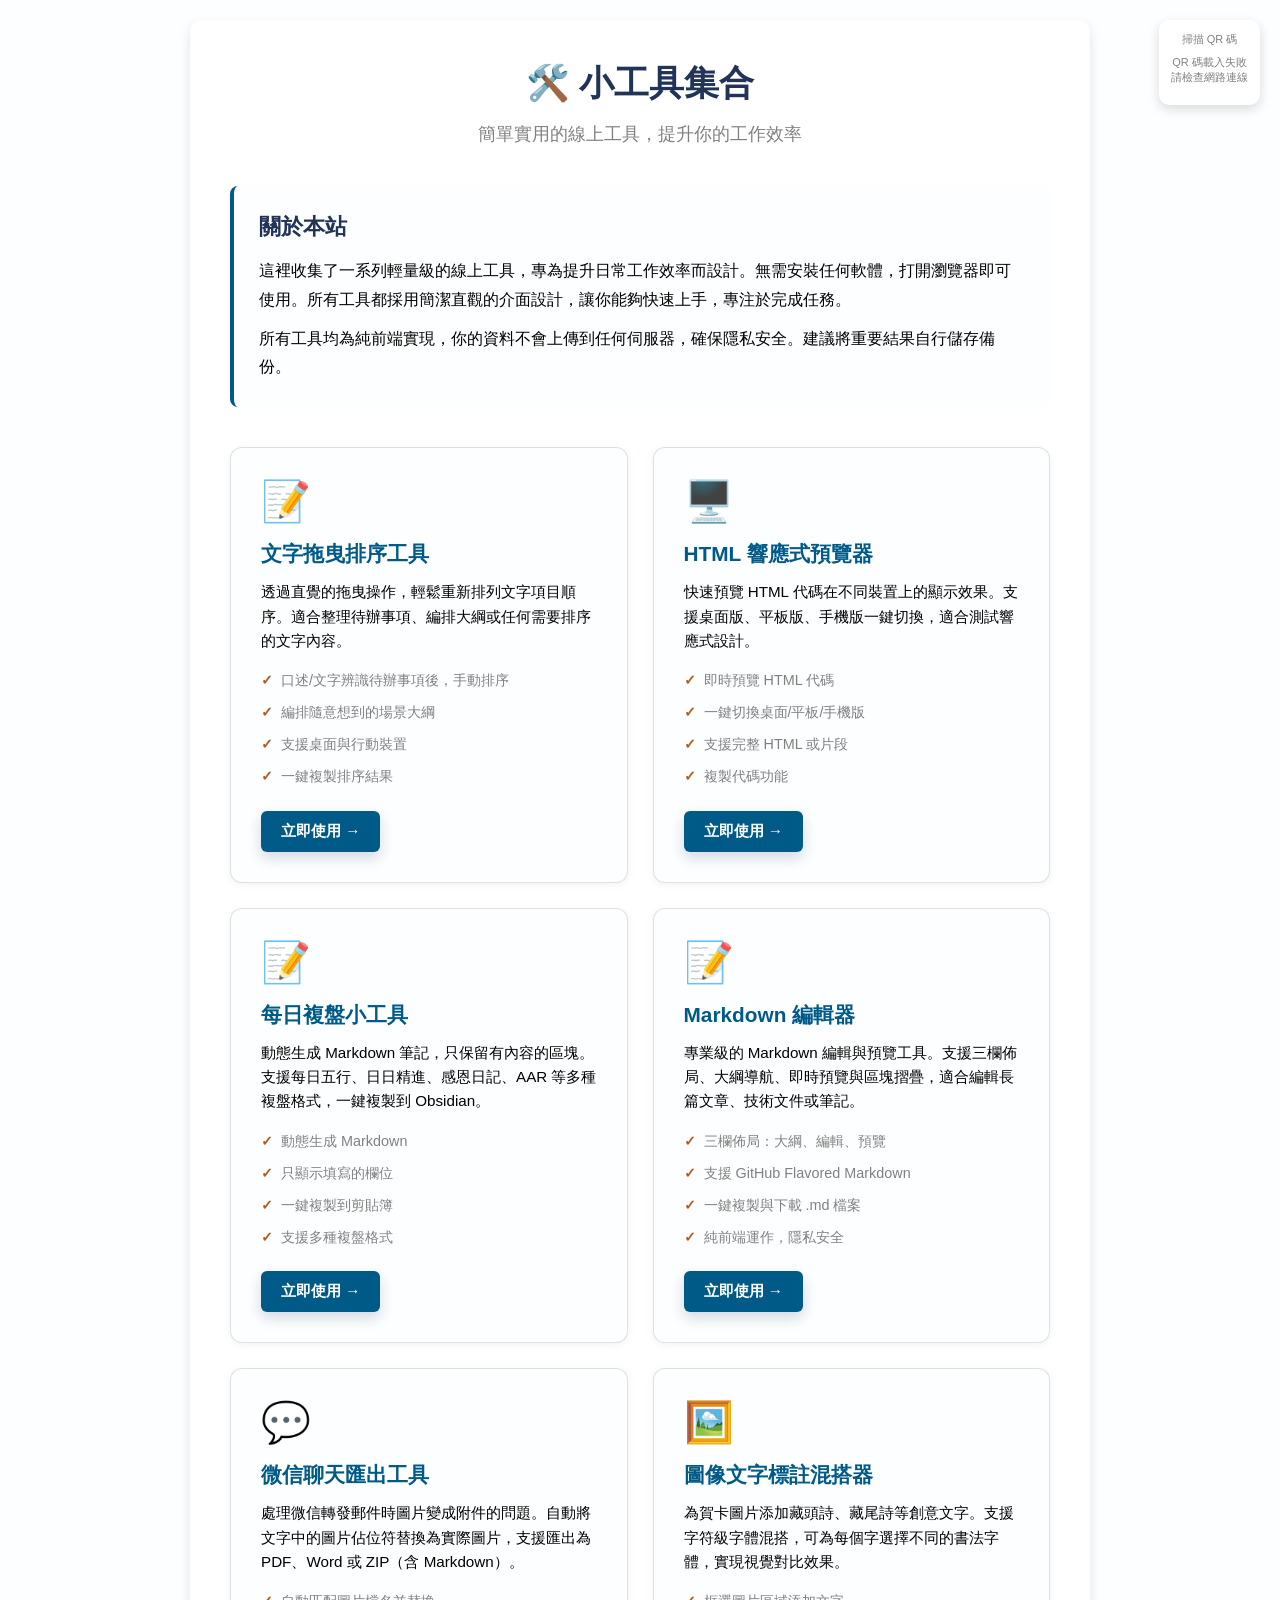
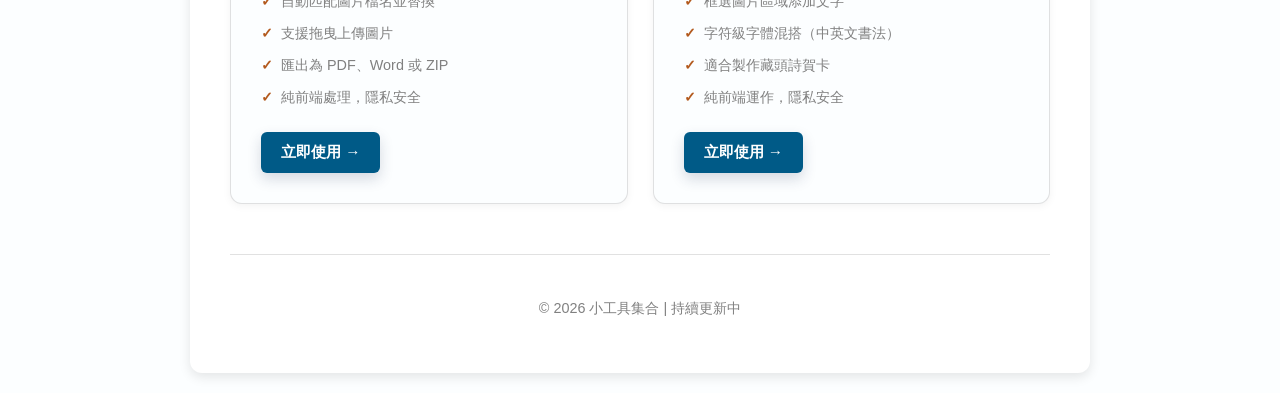
<file: index.html>
<!DOCTYPE html>
<html lang="zh-Hant">
<head>
    <meta charset="UTF-8">
    <meta name="viewport" content="width=device-width, initial-scale=1.0">
    <title>小工具集合</title>
    <link rel="stylesheet" href="components/qr.css">
    <style>
        * {
            box-sizing: border-box;
        }
        body {
            font-family: -apple-system, BlinkMacSystemFont, "Segoe UI", Roboto, sans-serif;
            background-color: #FCFEFF;
            color: #000000;
            display: flex;
            flex-direction: column;
            align-items: center;
            padding: 20px;
            margin: 0;
            min-height: 100vh;
        }
        .container {
            width: 100%;
            max-width: 900px;
            background: #FFFFFF;
            padding: 40px;
            border-radius: 12px;
            box-shadow: 0 4px 12px rgba(0,0,0,0.1);
        }
        h1 {
            text-align: center;
            color: #213357;
            margin: 0 0 15px 0;
            font-size: 2.2em;
            font-weight: 700;
        }
        .subtitle {
            text-align: center;
            color: #808080;
            margin: 0 0 40px 0;
            font-size: 1.1em;
            font-weight: 400;
        }
        .intro-section {
            margin-bottom: 40px;
            padding: 25px;
            background-color: #FCFEFF;
            border-radius: 8px;
            border-left: 4px solid #005A87;
        }
        .intro-section h2 {
            color: #213357;
            margin: 0 0 15px 0;
            font-size: 1.4em;
        }
        .intro-section p {
            color: #000000;
            line-height: 1.8;
            margin: 0 0 10px 0;
            font-size: 1em;
        }
        .intro-section p:last-child {
            margin-bottom: 0;
        }
        .tools-grid {
            display: grid;
            grid-template-columns: repeat(auto-fit, minmax(280px, 1fr));
            gap: 25px;
            margin-top: 30px;
        }
        .tool-card {
            background: #FCFEFF;
            border: 1px solid rgba(58, 58, 58, 0.15);
            border-radius: 12px;
            padding: 30px;
            transition: all 0.3s ease;
            text-decoration: none;
            color: inherit;
            display: block;
            box-shadow: 0 2px 8px rgba(0,0,0,0.05);
        }
        .tool-card:hover {
            transform: translateY(-5px);
            box-shadow: 0 6px 20px rgba(0, 90, 135, 0.15);
            border-color: #005A87;
        }
        .tool-icon {
            font-size: 2.5em;
            margin-bottom: 15px;
            display: block;
        }
        .tool-card h3 {
            color: #005A87;
            margin: 0 0 12px 0;
            font-size: 1.3em;
            font-weight: 600;
        }
        .tool-card p {
            color: #000000;
            line-height: 1.6;
            margin: 0 0 15px 0;
            font-size: 0.95em;
        }
        .tool-features {
            list-style: none;
            padding: 0;
            margin: 15px 0 0 0;
        }
        .tool-features li {
            color: #808080;
            font-size: 0.9em;
            line-height: 1.8;
            padding-left: 20px;
            position: relative;
            margin-bottom: 6px;
        }
        .tool-features li:before {
            content: "✓";
            color: #B35A1E;
            font-weight: bold;
            position: absolute;
            left: 0;
        }
        .cta-button {
            display: inline-block;
            margin-top: 15px;
            padding: 10px 20px;
            font-size: 0.95em;
            font-weight: bold;
            color: #fff;
            background-color: #005A87;
            border: none;
            border-radius: 6px;
            text-decoration: none;
            transition: background-color 0.2s;
            box-shadow: 0 6px 14px rgba(33, 51, 87, 0.18);
        }
        .cta-button:hover {
            background-color: #213357;
        }
        .footer {
            margin-top: 50px;
            text-align: center;
            color: #808080;
            font-size: 0.9em;
            padding-top: 30px;
            border-top: 1px solid rgba(58, 58, 58, 0.15);
        }
        
        /* 響應式設計 */
        @media (max-width: 768px) {
            body {
                padding: 10px;
            }
            .container {
                padding: 25px;
            }
            h1 {
                font-size: 1.8em;
            }
            .subtitle {
                font-size: 1em;
                margin-bottom: 30px;
            }
            .intro-section {
                padding: 20px;
                margin-bottom: 30px;
            }
            .intro-section h2 {
                font-size: 1.2em;
            }
            .tools-grid {
                grid-template-columns: 1fr;
                gap: 20px;
            }
            .tool-card {
                padding: 25px;
            }
        }
        
        @media (max-width: 480px) {
            h1 {
                font-size: 1.5em;
            }
            .subtitle {
                font-size: 0.9em;
            }
            .intro-section h2 {
                font-size: 1.1em;
            }
            .tool-card h3 {
                font-size: 1.2em;
            }
        }
    </style>
</head>
<body>
    <div class="container">
        <h1>🛠️ 小工具集合</h1>
        <p class="subtitle">簡單實用的線上工具，提升你的工作效率</p>
        
        <div class="intro-section">
            <h2>關於本站</h2>
            <p>這裡收集了一系列輕量級的線上工具，專為提升日常工作效率而設計。無需安裝任何軟體，打開瀏覽器即可使用。所有工具都採用簡潔直觀的介面設計，讓你能夠快速上手，專注於完成任務。</p>
            <p>所有工具均為純前端實現，你的資料不會上傳到任何伺服器，確保隱私安全。建議將重要結果自行儲存備份。</p>
        </div>
        
        <div class="tools-grid">
            <a href="draglist.html" class="tool-card">
                <span class="tool-icon">📝</span>
                <h3>文字拖曳排序工具</h3>
                <p>透過直覺的拖曳操作，輕鬆重新排列文字項目順序。適合整理待辦事項、編排大綱或任何需要排序的文字內容。</p>
                <ul class="tool-features">
                    <li>口述/文字辨識待辦事項後，手動排序</li>
                    <li>編排隨意想到的場景大綱</li>
                    <li>支援桌面與行動裝置</li>
                    <li>一鍵複製排序結果</li>
                </ul>
                <span class="cta-button">立即使用 →</span>
            </a>
            
            <a href="html_preview.html" class="tool-card">
                <span class="tool-icon">🖥️</span>
                <h3>HTML 響應式預覽器</h3>
                <p>快速預覽 HTML 代碼在不同裝置上的顯示效果。支援桌面版、平板版、手機版一鍵切換，適合測試響應式設計。</p>
                <ul class="tool-features">
                    <li>即時預覽 HTML 代碼</li>
                    <li>一鍵切換桌面/平板/手機版</li>
                    <li>支援完整 HTML 或片段</li>
                    <li>複製代碼功能</li>
                </ul>
                <span class="cta-button">立即使用 →</span>
            </a>
            
            <a href="daily_review.html" class="tool-card">
                <span class="tool-icon">📝</span>
                <h3>每日複盤小工具</h3>
                <p>動態生成 Markdown 筆記，只保留有內容的區塊。支援每日五行、日日精進、感恩日記、AAR 等多種複盤格式，一鍵複製到 Obsidian。</p>
                <ul class="tool-features">
                    <li>動態生成 Markdown</li>
                    <li>只顯示填寫的欄位</li>
                    <li>一鍵複製到剪貼簿</li>
                    <li>支援多種複盤格式</li>
                </ul>
                <span class="cta-button">立即使用 →</span>
            </a>
            
            <a href="markdown-editor.html" class="tool-card">
                <span class="tool-icon">📝</span>
                <h3>Markdown 編輯器</h3>
                <p>專業級的 Markdown 編輯與預覽工具。支援三欄佈局、大綱導航、即時預覽與區塊摺疊，適合編輯長篇文章、技術文件或筆記。</p>
                <ul class="tool-features">
                    <li>三欄佈局：大綱、編輯、預覽</li>
                    <li>支援 GitHub Flavored Markdown</li>
                    <li>一鍵複製與下載 .md 檔案</li>
                    <li>純前端運作，隱私安全</li>
                </ul>
                <span class="cta-button">立即使用 →</span>
            </a>
            
            <a href="chat2file.html" class="tool-card">
                <span class="tool-icon">💬</span>
                <h3>微信聊天匯出工具</h3>
                <p>處理微信轉發郵件時圖片變成附件的問題。自動將文字中的圖片佔位符替換為實際圖片，支援匯出為 PDF、Word 或 ZIP（含 Markdown）。</p>
                <ul class="tool-features">
                    <li>自動匹配圖片檔名並替換</li>
                    <li>支援拖曳上傳圖片</li>
                    <li>匯出為 PDF、Word 或 ZIP</li>
                    <li>純前端處理，隱私安全</li>
                </ul>
                <span class="cta-button">立即使用 →</span>
            </a>
            
            <a href="image_text_mixer.html" class="tool-card">
                <span class="tool-icon">🖼️</span>
                <h3>圖像文字標註混搭器</h3>
                <p>為賀卡圖片添加藏頭詩、藏尾詩等創意文字。支援字符級字體混搭，可為每個字選擇不同的書法字體，實現視覺對比效果。</p>
                <ul class="tool-features">
                    <li>框選圖片區域添加文字</li>
                    <li>字符級字體混搭（中英文書法）</li>
                    <li>適合製作藏頭詩賀卡</li>
                    <li>純前端運作，隱私安全</li>
                </ul>
                <span class="cta-button">立即使用 →</span>
            </a>
            
            <!-- 預留位置：未來可以新增更多工具 -->
            <!-- 
            <a href="tool4.html" class="tool-card">
                <span class="tool-icon">🎨</span>
                <h3>工具名稱</h3>
                <p>工具描述...</p>
                <ul class="tool-features">
                    <li>功能特點 1</li>
                    <li>功能特點 2</li>
                    <li>功能特點 3</li>
                </ul>
                <span class="cta-button">立即使用 →</span>
            </a>
            -->
        </div>
        
        <div class="footer">
            <p>© <span id="current-year"></span> 小工具集合 | 持續更新中</p>
        </div>
    </div>
    <script>
        document.getElementById('current-year').textContent = new Date().getFullYear();
    </script>
    <script src="components/qr.js" defer></script>
</body>
</html>
</file>
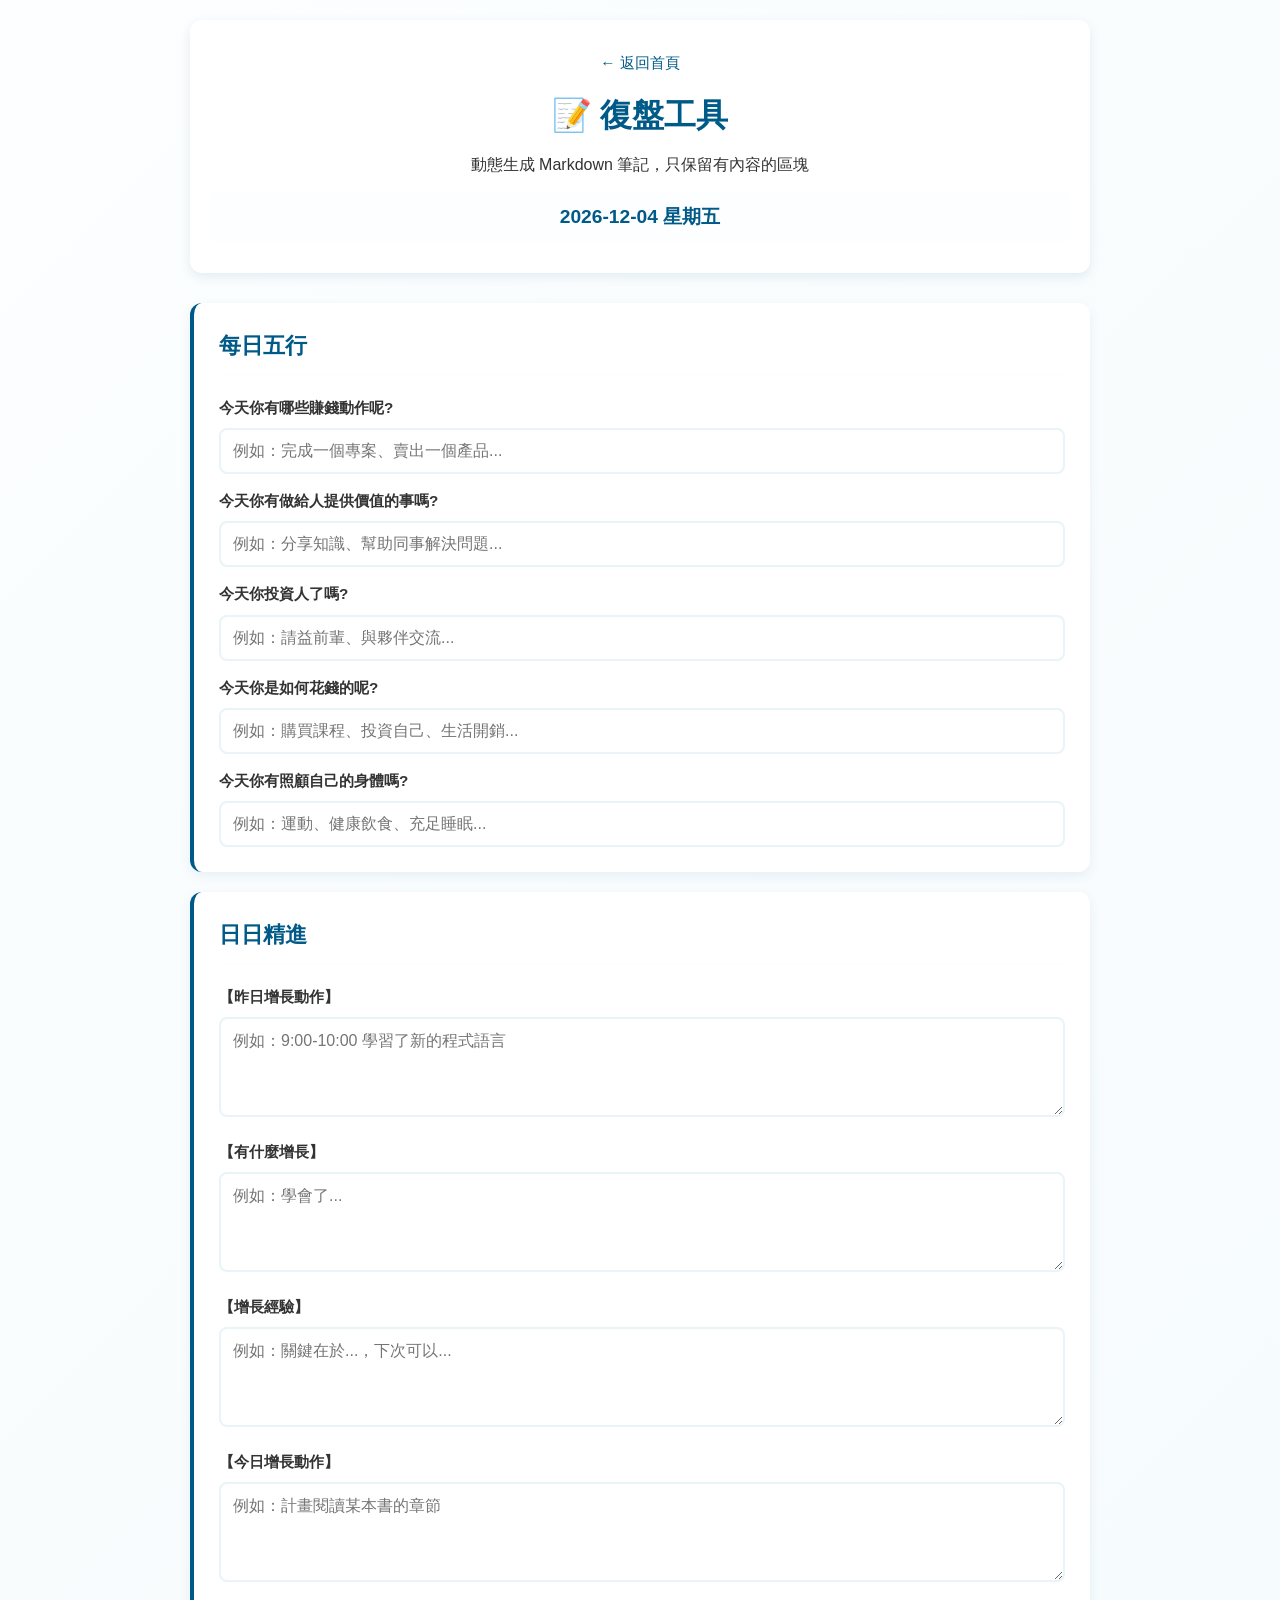
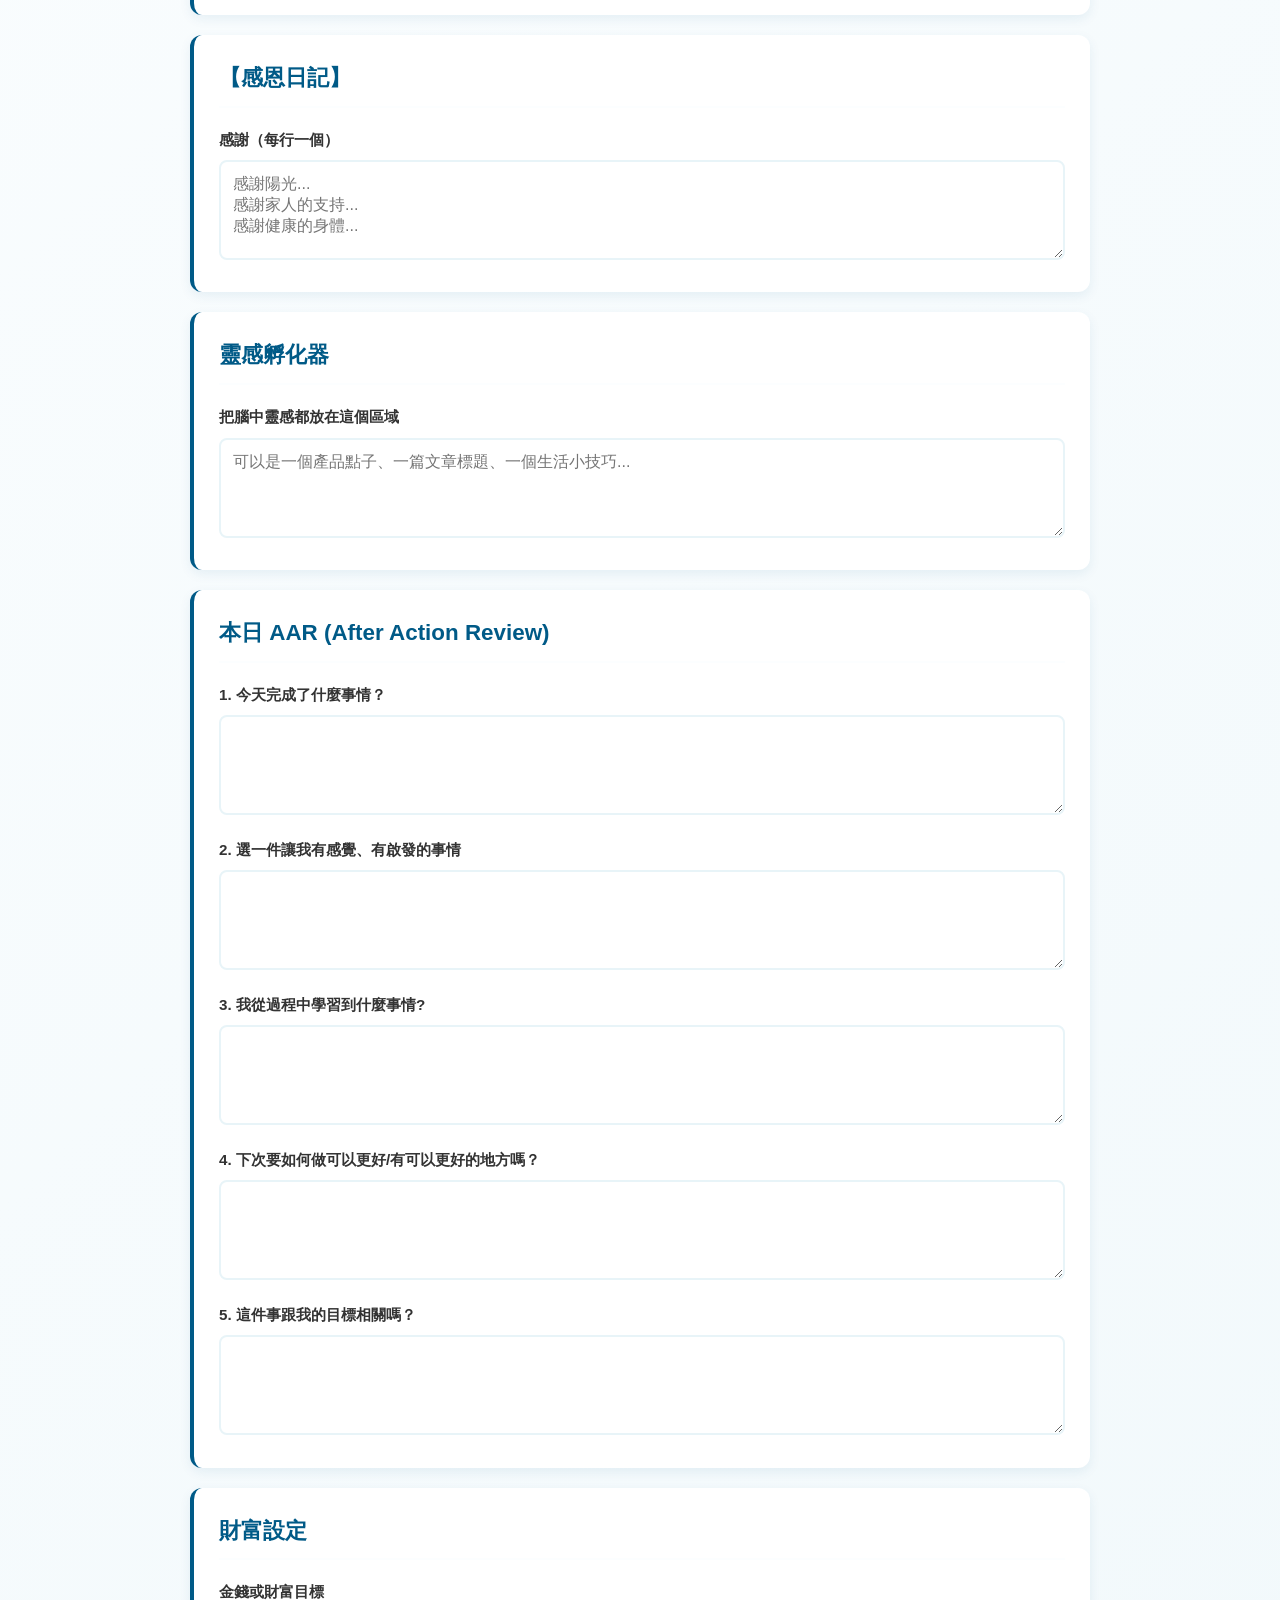
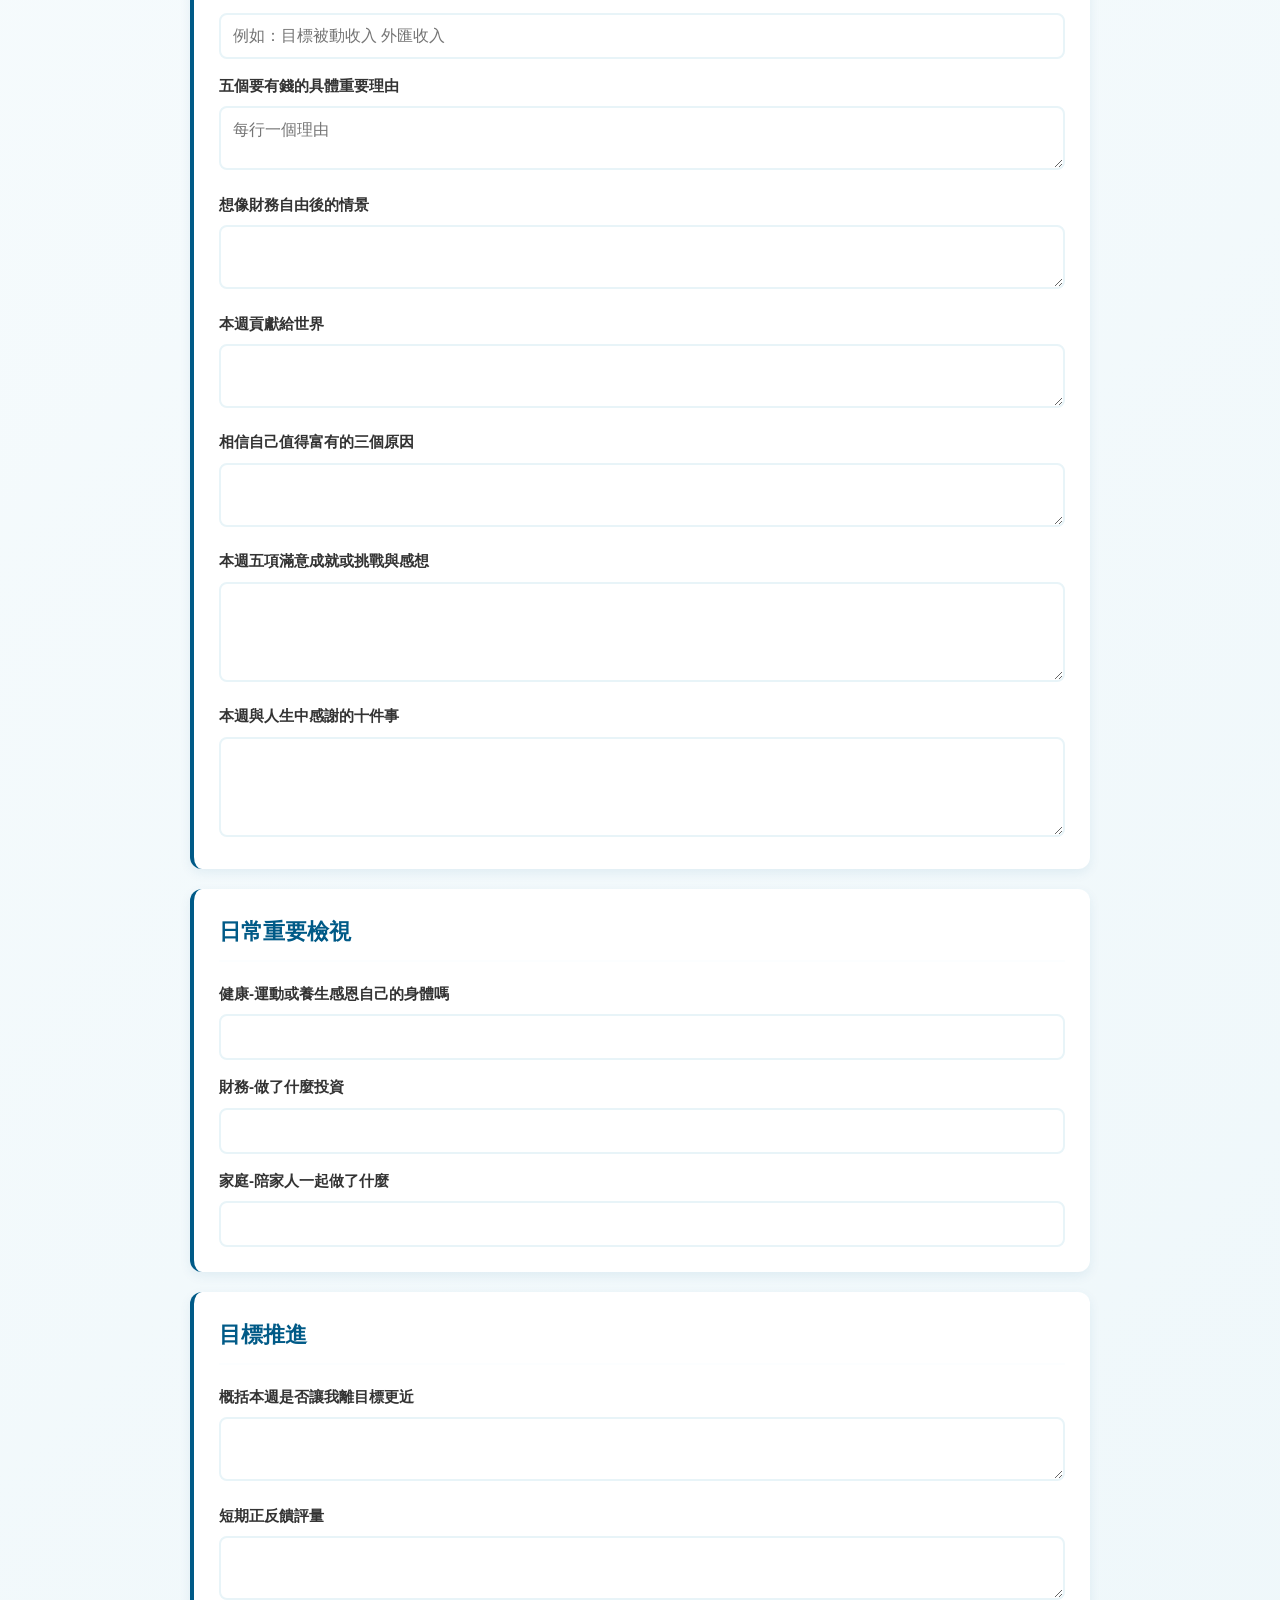
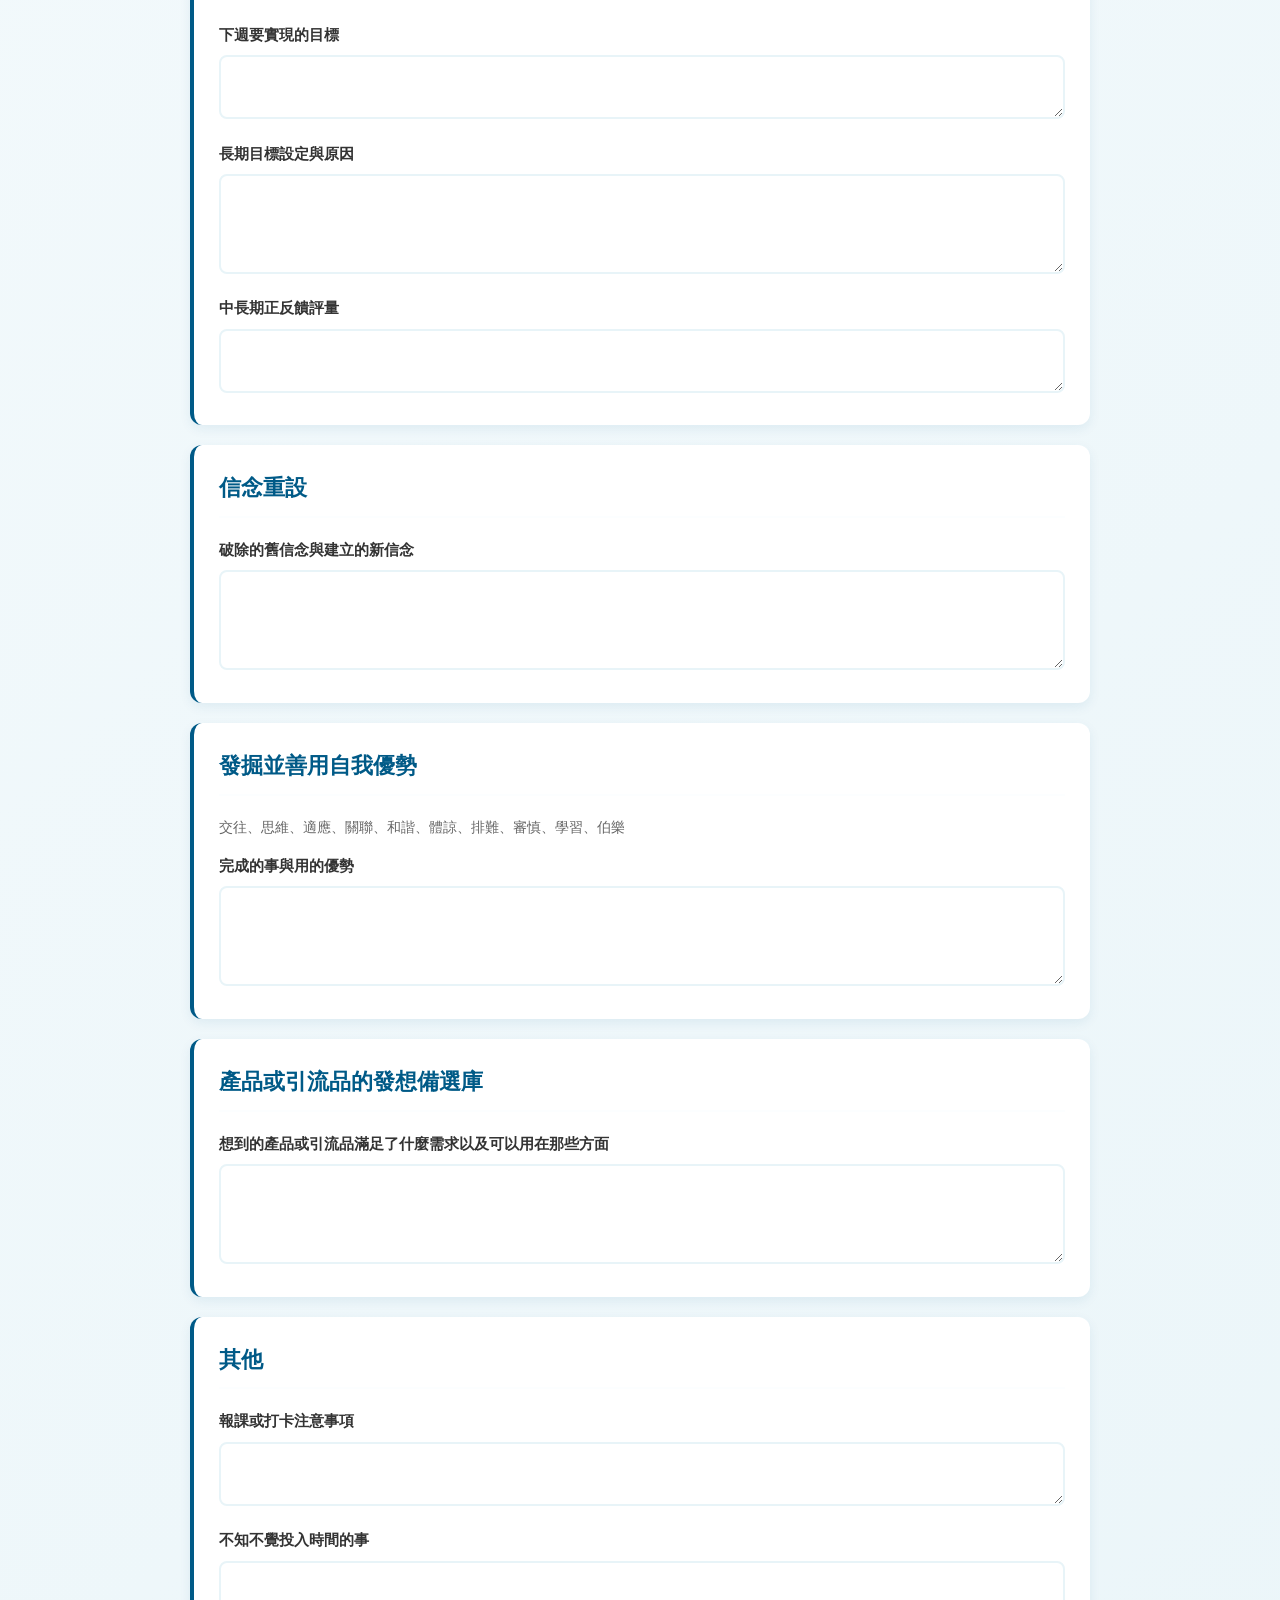
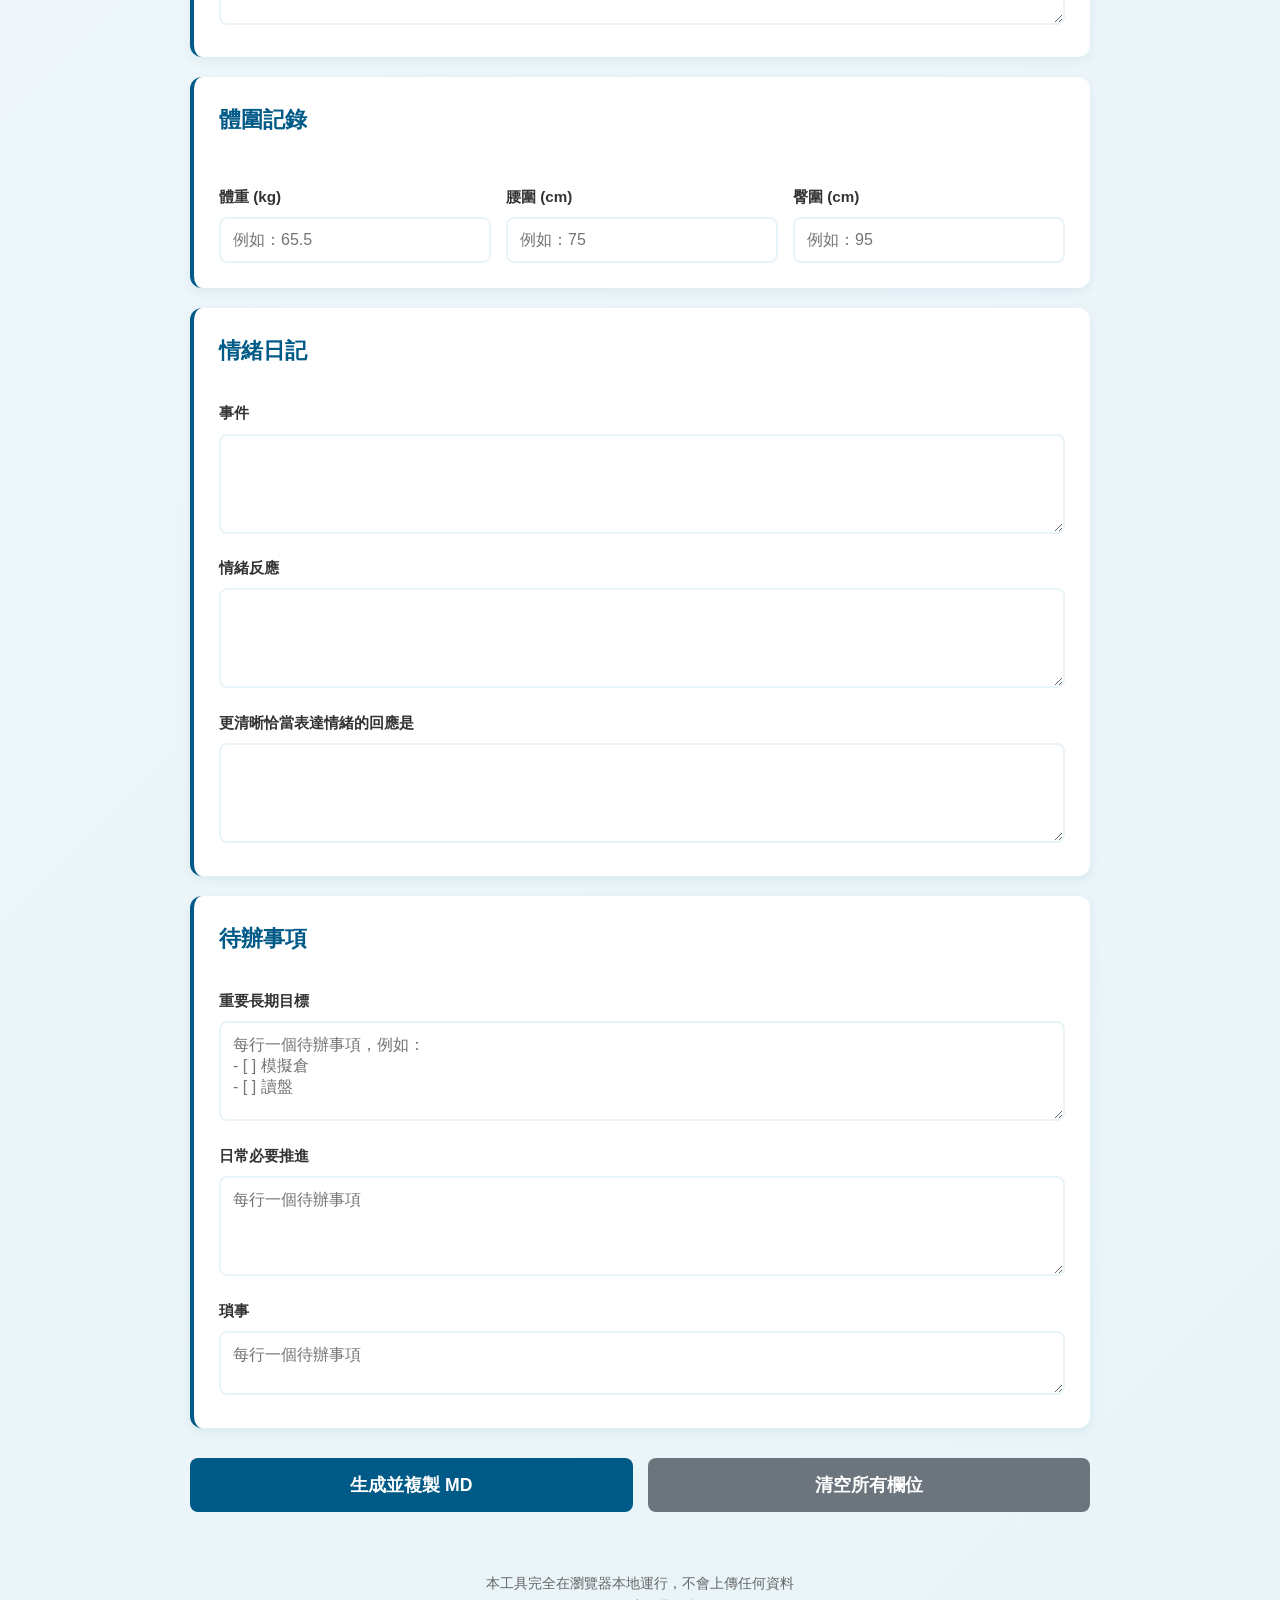
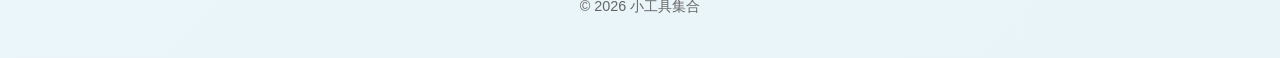
<file: daily_review.html>
<!DOCTYPE html>
<html lang="zh-TW">
<head>
    <meta charset="UTF-8">
    <meta name="viewport" content="width=device-width, initial-scale=1.0">
    <title>復盤工具 - 小工具集合</title>
    <style>
        * {
            margin: 0;
            padding: 0;
            box-sizing: border-box;
        }

        body {
            font-family: -apple-system, BlinkMacSystemFont, "Segoe UI", Roboto, "Helvetica Neue", Arial, "Noto Sans TC", sans-serif;
            line-height: 1.6;
            color: #333;
            background: linear-gradient(135deg, #FCFEFF 0%, #E8F4F8 100%);
            min-height: 100vh;
            padding: 20px;
        }

        .container {
            max-width: 900px;
            margin: 0 auto;
        }

        .header {
            text-align: center;
            margin-bottom: 30px;
            padding: 30px 20px;
            background: white;
            border-radius: 12px;
            box-shadow: 0 4px 12px rgba(0, 90, 135, 0.1);
        }

        .header h1 {
            color: #005A87;
            font-size: 2em;
            margin-bottom: 10px;
        }

        .header .back-link {
            display: inline-block;
            color: #005A87;
            text-decoration: none;
            margin-bottom: 15px;
            font-size: 0.95em;
        }

        .header .back-link:hover {
            text-decoration: underline;
        }

        .date-display {
            font-size: 1.2em;
            font-weight: 600;
            color: #005A87;
            margin-top: 15px;
            padding: 10px;
            background: #FCFEFF;
            border-radius: 8px;
        }

        .section {
            background: white;
            border-radius: 12px;
            padding: 25px;
            margin-bottom: 20px;
            box-shadow: 0 4px 12px rgba(0, 90, 135, 0.08);
            border-left: 4px solid #005A87;
        }

        .section h2 {
            color: #005A87;
            font-size: 1.4em;
            margin-bottom: 20px;
            padding-bottom: 10px;
            border-bottom: 2px solid #FCFEFF;
        }

        label {
            display: block;
            font-weight: 600;
            margin-top: 15px;
            margin-bottom: 8px;
            color: #333;
            font-size: 0.95em;
        }

        input[type="text"], input[type="number"], textarea {
            width: 100%;
            padding: 12px;
            border: 2px solid #E8F4F8;
            border-radius: 8px;
            font-size: 1em;
            font-family: inherit;
            transition: border-color 0.3s;
        }

        input[type="text"]:focus, input[type="number"]:focus, textarea:focus {
            outline: none;
            border-color: #005A87;
        }

        textarea {
            min-height: 100px;
            resize: vertical;
        }

        textarea.short {
            min-height: 60px;
        }

        .button-group {
            display: flex;
            gap: 15px;
            margin-top: 30px;
        }

        button {
            flex: 1;
            padding: 15px;
            font-size: 1.1em;
            font-weight: 600;
            color: white;
            background: #005A87;
            border: none;
            border-radius: 8px;
            cursor: pointer;
            transition: all 0.3s;
        }

        button:hover {
            background: #004466;
            transform: translateY(-2px);
            box-shadow: 0 4px 12px rgba(0, 90, 135, 0.3);
        }

        button.secondary {
            background: #6c757d;
        }

        button.secondary:hover {
            background: #5a6268;
        }

        #output {
            white-space: pre-wrap;
            background: #f8f9fa;
            padding: 20px;
            border-radius: 8px;
            margin-top: 20px;
            border: 2px solid #E8F4F8;
            display: none;
            font-family: 'Courier New', monospace;
            font-size: 0.9em;
            max-height: 400px;
            overflow-y: auto;
        }

        .footer {
            text-align: center;
            margin-top: 40px;
            padding: 20px;
            color: #666;
            font-size: 0.9em;
        }

        .row {
            display: grid;
            grid-template-columns: repeat(auto-fit, minmax(200px, 1fr));
            gap: 15px;
        }

        @media (max-width: 768px) {
            .header h1 {
                font-size: 1.5em;
            }

            .section {
                padding: 20px;
            }

            .button-group {
                flex-direction: column;
            }

            .row {
                grid-template-columns: 1fr;
            }
        }
    </style>
</head>
<body>
    <div class="container">
        <div class="header">
            <a href="index.html" class="back-link">← 返回首頁</a>
            <h1>📝 復盤工具</h1>
            <p>動態生成 Markdown 筆記，只保留有內容的區塊</p>
            <div class="date-display" id="current-date"></div>
        </div>

        <!-- 每日五行 -->
        <div class="section">
            <h2>每日五行</h2>
            <label for="q1">今天你有哪些賺錢動作呢?</label>
            <input type="text" id="q1" placeholder="例如：完成一個專案、賣出一個產品...">

            <label for="q2">今天你有做給人提供價值的事嗎?</label>
            <input type="text" id="q2" placeholder="例如：分享知識、幫助同事解決問題...">

            <label for="q3">今天你投資人了嗎?</label>
            <input type="text" id="q3" placeholder="例如：請益前輩、與夥伴交流...">

            <label for="q4">今天你是如何花錢的呢?</label>
            <input type="text" id="q4" placeholder="例如：購買課程、投資自己、生活開銷...">

            <label for="q5">今天你有照顧自己的身體嗎?</label>
            <input type="text" id="q5" placeholder="例如：運動、健康飲食、充足睡眠...">
        </div>

        <!-- 日日精進 -->
        <div class="section">
            <h2>日日精進</h2>
            <label for="growth_yesterday">【昨日增長動作】</label>
            <textarea id="growth_yesterday" placeholder="例如：9:00-10:00 學習了新的程式語言"></textarea>

            <label for="growth_what">【有什麼增長】</label>
            <textarea id="growth_what" placeholder="例如：學會了..."></textarea>
            
            <label for="growth_exp">【增長經驗】</label>
            <textarea id="growth_exp" placeholder="例如：關鍵在於...，下次可以..."></textarea>

            <label for="growth_today">【今日增長動作】</label>
            <textarea id="growth_today" placeholder="例如：計畫閱讀某本書的章節"></textarea>
        </div>

        <!-- 感恩日記 -->
        <div class="section">
            <h2>【感恩日記】</h2>
            <label for="gratitude">感謝（每行一個）</label>
            <textarea id="gratitude" placeholder="感謝陽光...&#10;感謝家人的支持...&#10;感謝健康的身體..."></textarea>
        </div>

        <!-- 靈感孵化器 -->
        <div class="section">
            <h2>靈感孵化器</h2>
            <label for="inspiration">把腦中靈感都放在這個區域</label>
            <textarea id="inspiration" placeholder="可以是一個產品點子、一篇文章標題、一個生活小技巧..."></textarea>
        </div>

        <!-- 本日 AAR -->
        <div class="section">
            <h2>本日 AAR (After Action Review)</h2>
            <label for="aar1">1. 今天完成了什麼事情？</label>
            <textarea id="aar1"></textarea>
            <label for="aar2">2. 選一件讓我有感覺、有啟發的事情</label>
            <textarea id="aar2"></textarea>
            <label for="aar3">3. 我從過程中學習到什麼事情?</label>
            <textarea id="aar3"></textarea>
            <label for="aar4">4. 下次要如何做可以更好/有可以更好的地方嗎？</label>
            <textarea id="aar4"></textarea>
            <label for="aar5">5. 這件事跟我的目標相關嗎？</label>
            <textarea id="aar5"></textarea>
        </div>

        <!-- 財富設定 -->
        <div class="section">
            <h2>財富設定</h2>
            <label for="wealth_goal">金錢或財富目標</label>
            <input type="text" id="wealth_goal" placeholder="例如：目標被動收入 外匯收入">

            <label for="wealth_reasons">五個要有錢的具體重要理由</label>
            <textarea class="short" id="wealth_reasons" placeholder="每行一個理由"></textarea>

            <label for="wealth_vision">想像財務自由後的情景</label>
            <textarea class="short" id="wealth_vision"></textarea>

            <label for="wealth_contribution">本週貢獻給世界</label>
            <textarea class="short" id="wealth_contribution"></textarea>

            <label for="wealth_deserve">相信自己值得富有的三個原因</label>
            <textarea class="short" id="wealth_deserve"></textarea>

            <label for="wealth_achievements">本週五項滿意成就或挑戰與感想</label>
            <textarea id="wealth_achievements"></textarea>

            <label for="wealth_gratitude">本週與人生中感謝的十件事</label>
            <textarea id="wealth_gratitude"></textarea>
        </div>

        <!-- 日常重要檢視 -->
        <div class="section">
            <h2>日常重要檢視</h2>
            <label for="health_check">健康-運動或養生感恩自己的身體嗎</label>
            <input type="text" id="health_check">

            <label for="finance_check">財務-做了什麼投資</label>
            <input type="text" id="finance_check">

            <label for="family_check">家庭-陪家人一起做了什麼</label>
            <input type="text" id="family_check">
        </div>

        <!-- 目標推進 -->
        <div class="section">
            <h2>目標推進</h2>
            <label for="goal_weekly">概括本週是否讓我離目標更近</label>
            <textarea class="short" id="goal_weekly"></textarea>

            <label for="goal_short_feedback">短期正反饋評量</label>
            <textarea class="short" id="goal_short_feedback"></textarea>

            <label for="goal_next_week">下週要實現的目標</label>
            <textarea class="short" id="goal_next_week"></textarea>

            <label for="goal_long_term">長期目標設定與原因</label>
            <textarea id="goal_long_term"></textarea>

            <label for="goal_long_feedback">中長期正反饋評量</label>
            <textarea class="short" id="goal_long_feedback"></textarea>
        </div>

        <!-- 信念重設 -->
        <div class="section">
            <h2>信念重設</h2>
            <label for="belief_reset">破除的舊信念與建立的新信念</label>
            <textarea id="belief_reset"></textarea>
        </div>

        <!-- 發掘並善用自我優勢 -->
        <div class="section">
            <h2>發掘並善用自我優勢</h2>
            <p style="font-size: 0.9em; color: #666; margin-bottom: 10px;">交往、思維、適應、關聯、和諧、體諒、排難、審慎、學習、伯樂</p>
            <label for="strength_usage">完成的事與用的優勢</label>
            <textarea id="strength_usage"></textarea>
        </div>

        <!-- 產品或引流品的發想備選庫 -->
        <div class="section">
            <h2>產品或引流品的發想備選庫</h2>
            <label for="product_ideas">想到的產品或引流品滿足了什麼需求以及可以用在那些方面</label>
            <textarea id="product_ideas"></textarea>
        </div>

        <!-- 其他 -->
        <div class="section">
            <h2>其他</h2>
            <label for="other_notes">報課或打卡注意事項</label>
            <textarea class="short" id="other_notes"></textarea>

            <label for="other_time">不知不覺投入時間的事</label>
            <textarea class="short" id="other_time"></textarea>
        </div>

        <!-- 體圍記錄 -->
        <div class="section">
            <h2>體圍記錄</h2>
            <div class="row">
                <div>
                    <label for="body_weight">體重 (kg)</label>
                    <input type="number" id="body_weight" step="0.1" placeholder="例如：65.5">
                </div>
                <div>
                    <label for="body_waist">腰圍 (cm)</label>
                    <input type="number" id="body_waist" step="0.1" placeholder="例如：75">
                </div>
                <div>
                    <label for="body_hip">臀圍 (cm)</label>
                    <input type="number" id="body_hip" step="0.1" placeholder="例如：95">
                </div>
            </div>
        </div>

        <!-- 情緒日記 -->
        <div class="section">
            <h2>情緒日記</h2>
            <label for="emotion_event">事件</label>
            <textarea id="emotion_event"></textarea>
            <label for="emotion_reaction">情緒反應</label>
            <textarea id="emotion_reaction"></textarea>
            <label for="emotion_response">更清晰恰當表達情緒的回應是</label>
            <textarea id="emotion_response"></textarea>
        </div>

        <!-- 待辦事項 -->
        <div class="section">
            <h2>待辦事項</h2>
            <label for="todo_important">重要長期目標</label>
            <textarea id="todo_important" placeholder="每行一個待辦事項，例如：&#10;- [ ] 模擬倉&#10;- [ ] 讀盤"></textarea>

            <label for="todo_daily">日常必要推進</label>
            <textarea id="todo_daily" placeholder="每行一個待辦事項"></textarea>

            <label for="todo_misc">瑣事</label>
            <textarea class="short" id="todo_misc" placeholder="每行一個待辦事項"></textarea>
        </div>

        <div class="button-group">
            <button onclick="generateAndCopy()">生成並複製 MD</button>
            <button class="secondary" onclick="clearAll()">清空所有欄位</button>
        </div>

        <pre id="output"></pre>

        <div class="footer">
            <p>本工具完全在瀏覽器本地運行，不會上傳任何資料</p>
            <p>© 2026 小工具集合</p>
        </div>
    </div>

    <script>
        // 顯示當前日期
        const dateElement = document.getElementById('current-date');
        const today = new Date();
        const year = today.getFullYear();
        const month = String(today.getMonth() + 1).padStart(2, '0');
        const day = String(today.getDate()).padStart(2, '0');
        const week = ['日', '一', '二', '三', '四', '五', '六'][today.getDay()];
        dateElement.textContent = `${year}-${month}-${day} 星期${week}`;

        function generateAndCopy() {
            let mdContent = '';

            // Helper function to add section if content exists
            function addSection(title, fields) {
                let sectionContent = '';
                let hasContent = false;

                fields.forEach(field => {
                    const element = document.getElementById(field.id);
                    if (element && element.value.trim() !== '') {
                        hasContent = true;
                        if (field.isList) {
                            const lines = element.value.trim().split('\n').map(line => `1. ${line}`).join('\n');
                            sectionContent += `${lines}\n\n`;
                        } else {
                            sectionContent += `${field.prefix}${element.value.trim()}\n`;
                        }
                    }
                });

                if (hasContent) {
                    return `\n# ${title}\n\n${sectionContent}`;
                }
                return '';
            }
            
            // Helper for simple key-value pairs
            function addKeyValueSection(title, fields) {
                let sectionContent = '';
                fields.forEach(field => {
                    const element = document.getElementById(field.id);
                    if (element && element.value.trim() !== '') {
                        sectionContent += `${field.label}:: ${element.value.trim()}\n`;
                    }
                });
                if (sectionContent) {
                    return `\n# ${title}\n\n${sectionContent}`;
                }
                return '';
            }

            // 每日五行
            mdContent += addKeyValueSection('每日五行', [
                { id: 'q1', label: '今天你有哪些賺錢動作呢' },
                { id: 'q2', label: '今天你有做給人提供價值的事嗎' },
                { id: 'q3', label: '今天你投資人了嗎' },
                { id: 'q4', label: '今天你是如何花錢的呢' },
                { id: 'q5', label: '今天你有照顧自己的身體嗎' }
            ]);

            // 日日精進
            const todayStr = `${year}-${month}-${day} 星期${week}`;
            let dailyProgressContent = '';
            const growthYesterday = document.getElementById('growth_yesterday').value.trim();
            const growthWhat = document.getElementById('growth_what').value.trim();
            const growthExp = document.getElementById('growth_exp').value.trim();
            const growthToday = document.getElementById('growth_today').value.trim();

            if (growthYesterday || growthWhat || growthExp || growthToday) {
                dailyProgressContent += `\n# 日日精進\n`;
                dailyProgressContent += `${todayStr} && 日日精進 Day 1\n`;
                if (growthYesterday) dailyProgressContent += `【昨日增長動作】\n${growthYesterday}\n`;
                if (growthWhat) dailyProgressContent += `【有什麼增長】\n${growthWhat}\n`;
                if (growthExp) dailyProgressContent += `- 【增長經驗】\n${growthExp}\n`;
                if (growthToday) dailyProgressContent += `- 【今日增長動作】\n${growthToday}\n`;
                dailyProgressContent += `\n每日一問：==我的發心是不是夠純正，是不是動機至善、私心了無==\n---\n`;
                mdContent += dailyProgressContent;
            }

            // 感恩日記
            const gratitudeValue = document.getElementById('gratitude').value.trim();
            if (gratitudeValue) {
                const gratitudeList = gratitudeValue.split('\n').map(line => `1. ${line.trim()}`).join('\n');
                mdContent += `\n# 【感恩日記】\n\n感謝\n\n${gratitudeList}\n\n---\n`;
            }

            // 靈感孵化器
            const inspirationValue = document.getElementById('inspiration').value.trim();
            if (inspirationValue) {
                mdContent += `\n# 靈感孵化器\n\n_把腦中靈感都放在這個區域_\n\n${inspirationValue}\n\n---\n`;
            }

            // 本日 AAR
            mdContent += addSection('本日 AAR (After Action Review)', [
                { id: 'aar1', prefix: '## 1. 今天完成了什麼事情？\n\n' },
                { id: 'aar2', prefix: '## 2. 選一件讓我有感覺、有啟發的事情\n\n' },
                { id: 'aar3', prefix: '## 3. 我從過程中學習到什麼事情?\n\n' },
                { id: 'aar4', prefix: '## 4. 下次要如何做可以更好/有可以更好的地方嗎？\n\n' },
                { id: 'aar5', prefix: '## 5. 這件事跟我的目標相關嗎？\n\n' }
            ]);

            // 財富設定
            mdContent += addKeyValueSection('insert template - inline fields\n## 財富設定', [
                { id: 'wealth_goal', label: '金錢或財富目標' },
                { id: 'wealth_reasons', label: '五個要有錢的具體重要理由' },
                { id: 'wealth_vision', label: '想像財務自由後的情景' },
                { id: 'wealth_contribution', label: '本週貢獻給世界' },
                { id: 'wealth_deserve', label: '相信自己值得富有的三個原因' },
                { id: 'wealth_achievements', label: '本週五項滿意成就或挑戰與感想' },
                { id: 'wealth_gratitude', label: '本週與人生中感謝的十件事' }
            ]);

            // 日常重要檢視
            mdContent += addKeyValueSection('## 日常重要檢視', [
                { id: 'health_check', label: '健康-運動或養生感恩自己的身體嗎' },
                { id: 'finance_check', label: '財務-做了什麼投資' },
                { id: 'family_check', label: '家庭-陪家人一起做了什麼' }
            ]);

            // 目標推進
            mdContent += addKeyValueSection('## 目標推進', [
                { id: 'goal_weekly', label: '概括本週是否讓我離目標更近' },
                { id: 'goal_short_feedback', label: '短期正反饋評量' },
                { id: 'goal_next_week', label: '下週要實現的目標' },
                { id: 'goal_long_term', label: '長期目標設定與原因' },
                { id: 'goal_long_feedback', label: '中長期正反饋評量' }
            ]);

            // 信念重設
            mdContent += addKeyValueSection('## 信念重設', [
                { id: 'belief_reset', label: '破除的舊信念與建立的新信念' }
            ]);

            // 發掘並善用自我優勢
            mdContent += addKeyValueSection('## 發掘並善用自我優勢（交往、思維、適應、關聯、和諧、體諒、排難、審慎、學習、伯樂）', [
                { id: 'strength_usage', label: '完成的事與用的優勢' }
            ]);

            // 產品或引流品的發想備選庫
            mdContent += addKeyValueSection('## 產品或引流品的發想備選庫', [
                { id: 'product_ideas', label: '想到的產品或引流品滿足了什麼需求以及可以用在那些方面' }
            ]);

            // 其他
            mdContent += addKeyValueSection('## 其他', [
                { id: 'other_notes', label: '報課或打卡注意事項' },
                { id: 'other_time', label: '不知不覺投入時間的事' }
            ]);

            // 體圍記錄
            const bodyWeight = document.getElementById('body_weight').value.trim();
            const bodyWaist = document.getElementById('body_waist').value.trim();
            const bodyHip = document.getElementById('body_hip').value.trim();
            if (bodyWeight || bodyWaist || bodyHip) {
                mdContent += `\n### 體圍記錄\n`;
                if (bodyWeight) mdContent += `體重:: ${bodyWeight}\n`;
                if (bodyWaist) mdContent += `腰圍:: ${bodyWaist}\n`;
                if (bodyHip) mdContent += `臀圍:: ${bodyHip}\n`;
            }

            // 情緒日記
            mdContent += addKeyValueSection('情緒日記', [
                { id: 'emotion_event', label: '事件' },
                { id: 'emotion_reaction', label: '情緒反應' },
                { id: 'emotion_response', label: '更清晰恰当表达情绪的回應是' }
            ]);

            // 待辦事項
            const todoImportant = document.getElementById('todo_important').value.trim();
            const todoDaily = document.getElementById('todo_daily').value.trim();
            const todoMisc = document.getElementById('todo_misc').value.trim();
            if (todoImportant || todoDaily || todoMisc) {
                mdContent += `\n---\n# 待辦事項\n`;
                if (todoImportant) mdContent += `## 重要長期目標\n\n${todoImportant}\n\n`;
                if (todoDaily) mdContent += `## 日常必要推進\n\n${todoDaily}\n\n`;
                if (todoMisc) mdContent += `## 瑣事\n${todoMisc}\n`;
            }

            // 清理開頭可能多餘的換行
            mdContent = mdContent.trim();

            if (!mdContent) {
                alert('請至少填寫一個欄位！');
                return;
            }

            // 顯示並複製
            const outputElement = document.getElementById('output');
            outputElement.textContent = mdContent;
            outputElement.style.display = 'block';

            navigator.clipboard.writeText(mdContent).then(() => {
                alert('✅ Markdown 已成功複製到剪貼簿！\n\n現在可以直接到 Obsidian 貼上了。');
            }).catch(err => {
                alert('❌ 複製失敗，請手動複製下方內容。');
                console.error('Could not copy text: ', err);
            });
        }

        function clearAll() {
            if (confirm('確定要清空所有欄位嗎？')) {
                document.querySelectorAll('input[type="text"], input[type="number"], textarea').forEach(el => {
                    el.value = '';
                });
                document.getElementById('output').style.display = 'none';
            }
        }
    </script>
</body>
</html>
</file>
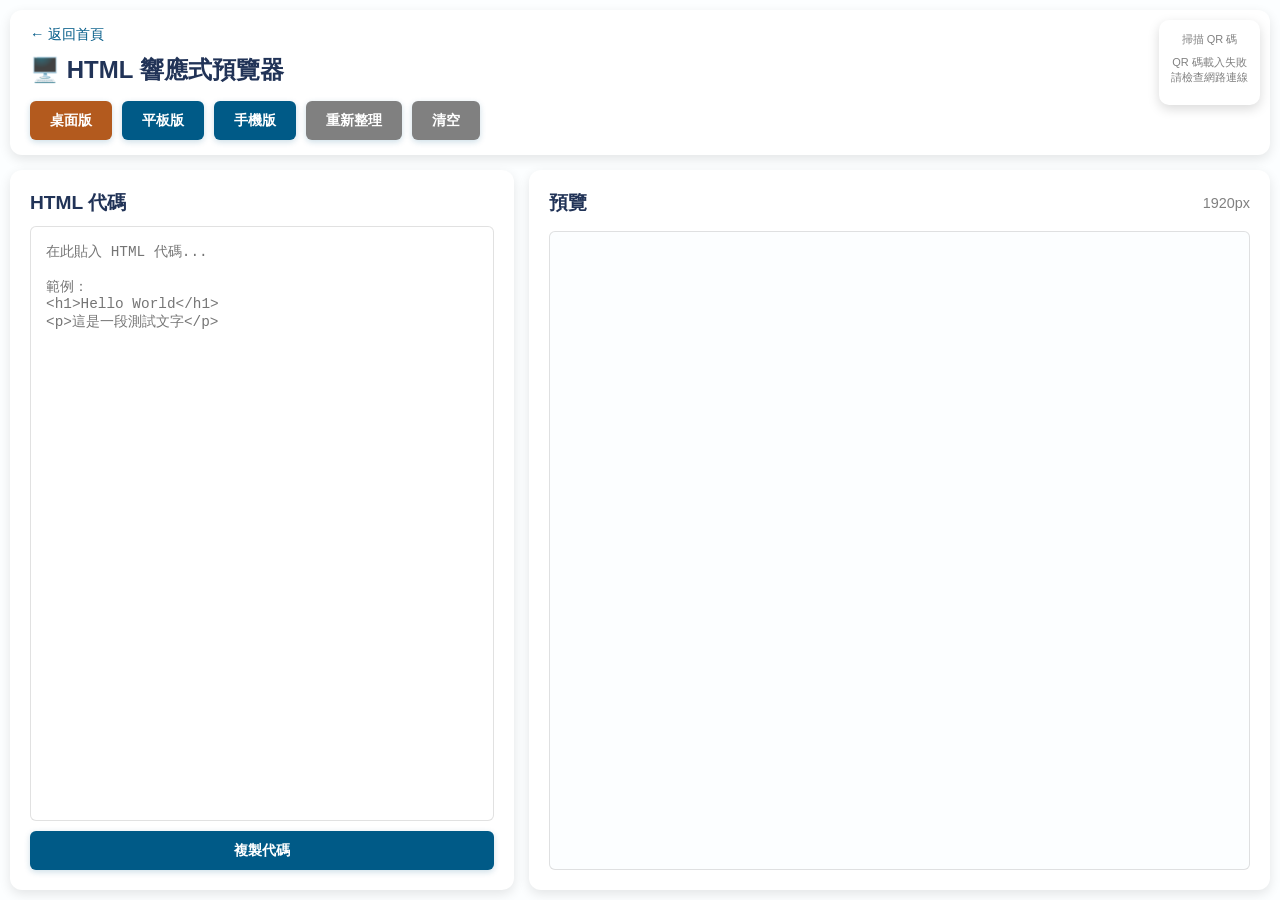
<file: html-preview.html>
<!DOCTYPE html>
<html lang="zh-Hant">
<head>
    <meta charset="UTF-8">
    <meta name="viewport" content="width=device-width, initial-scale=1.0">
    <title>HTML 響應式預覽器</title>
    <link rel="stylesheet" href="components/qr.css">
    <style>
        * {
            box-sizing: border-box;
        }
        body {
            font-family: -apple-system, BlinkMacSystemFont, "Segoe UI", Roboto, sans-serif;
            background-color: #FCFEFF;
            color: #000000;
            margin: 0;
            padding: 10px;
            min-height: 100vh;
            display: flex;
            flex-direction: column;
        }
        .header {
            background: #FFFFFF;
            padding: 15px 20px;
            border-radius: 12px;
            box-shadow: 0 4px 12px rgba(0,0,0,0.1);
            margin-bottom: 15px;
        }
        .header h1 {
            color: #213357;
            margin: 0 0 10px 0;
            font-size: 1.5em;
        }
        .back-link {
            display: inline-block;
            color: #005A87;
            text-decoration: none;
            font-size: 0.9em;
            margin-bottom: 10px;
        }
        .back-link:hover {
            text-decoration: underline;
        }
        .controls {
            display: flex;
            flex-wrap: wrap;
            gap: 10px;
            margin-top: 15px;
        }
        .btn {
            padding: 10px 20px;
            font-size: 0.9em;
            font-weight: bold;
            color: #fff;
            background-color: #005A87;
            border: none;
            border-radius: 6px;
            cursor: pointer;
            transition: all 0.2s;
            box-shadow: 0 2px 6px rgba(0, 90, 135, 0.2);
        }
        .btn:hover {
            background-color: #213357;
            transform: translateY(-1px);
        }
        .btn.active {
            background-color: #B35A1E;
        }
        .btn-secondary {
            background-color: #808080;
        }
        .btn-secondary:hover {
            background-color: #3A3A3A;
        }
        .main-content {
            display: flex;
            gap: 15px;
            flex: 1;
            min-height: 0;
        }
        .input-section {
            flex: 0 0 40%;
            display: flex;
            flex-direction: column;
            background: #FFFFFF;
            padding: 20px;
            border-radius: 12px;
            box-shadow: 0 4px 12px rgba(0,0,0,0.1);
        }
        .input-section h2 {
            color: #213357;
            margin: 0 0 10px 0;
            font-size: 1.2em;
        }
        #html-input {
            flex: 1;
            width: 100%;
            padding: 15px;
            font-family: 'Courier New', monospace;
            font-size: 0.9em;
            border: 1px solid rgba(58, 58, 58, 0.15);
            border-radius: 6px;
            resize: none;
            margin-bottom: 10px;
        }
        #html-input:focus {
            outline: none;
            border-color: #005A87;
        }
        .preview-section {
            flex: 1;
            display: flex;
            flex-direction: column;
            background: #FFFFFF;
            padding: 20px;
            border-radius: 12px;
            box-shadow: 0 4px 12px rgba(0,0,0,0.1);
        }
        .preview-header {
            display: flex;
            justify-content: space-between;
            align-items: center;
            margin-bottom: 15px;
        }
        .preview-header h2 {
            color: #213357;
            margin: 0;
            font-size: 1.2em;
        }
        .preview-size {
            color: #808080;
            font-size: 0.9em;
        }
        .preview-wrapper {
            flex: 1;
            display: flex;
            justify-content: center;
            align-items: flex-start;
            overflow: auto;
            background-color: #FCFEFF;
            border: 1px solid rgba(58, 58, 58, 0.15);
            border-radius: 6px;
            padding: 20px;
        }
        #preview-container {
            width: 100%;
            max-width: 100%;
            background: white;
            transition: max-width 0.3s ease;
            box-shadow: 0 2px 8px rgba(0,0,0,0.1);
        }
        #preview-container.desktop {
            max-width: 1920px;
        }
        #preview-container.tablet {
            max-width: 768px;
        }
        #preview-container.mobile {
            max-width: 375px;
        }
        .toast {
            position: fixed;
            top: 20px;
            right: 20px;
            background-color: #B35A1E;
            color: white;
            padding: 15px 25px;
            border-radius: 6px;
            box-shadow: 0 4px 12px rgba(0,0,0,0.2);
            opacity: 0;
            transform: translateY(-20px);
            transition: all 0.3s ease;
            pointer-events: none;
            z-index: 1000;
        }
        .toast.show {
            opacity: 1;
            transform: translateY(0);
        }
        
        /* 響應式設計 */
        @media (max-width: 768px) {
            .main-content {
                flex-direction: column;
            }
            .input-section {
                flex: 0 0 auto;
                min-height: 200px;
            }
            .preview-section {
                flex: 1;
            }
            .controls {
                gap: 8px;
            }
            .btn {
                padding: 8px 15px;
                font-size: 0.85em;
            }
        }
    </style>
</head>
<body>
    <div class="header">
        <a href="index.html" class="back-link">← 返回首頁</a>
        <h1>🖥️ HTML 響應式預覽器</h1>
        <div class="controls">
            <button class="btn active" id="btn-desktop" onclick="setPreviewMode('desktop')">桌面版</button>
            <button class="btn" id="btn-tablet" onclick="setPreviewMode('tablet')">平板版</button>
            <button class="btn" id="btn-mobile" onclick="setPreviewMode('mobile')">手機版</button>
            <button class="btn btn-secondary" onclick="refreshPreview()">重新整理</button>
            <button class="btn btn-secondary" onclick="clearAll()">清空</button>
        </div>
    </div>

    <div class="main-content">
        <div class="input-section">
            <h2>HTML 代碼</h2>
            <textarea id="html-input" placeholder="在此貼入 HTML 代碼...&#10;&#10;範例：&#10;<h1>Hello World</h1>&#10;<p>這是一段測試文字</p>"></textarea>
            <button class="btn" onclick="copyCode()">複製代碼</button>
        </div>

        <div class="preview-section">
            <div class="preview-header">
                <h2>預覽</h2>
                <span class="preview-size" id="preview-size">1920px</span>
            </div>
            <div class="preview-wrapper">
                <div id="preview-container" class="desktop"></div>
            </div>
        </div>
    </div>

    <div class="toast" id="toast"></div>

    <script>
        const htmlInput = document.getElementById('html-input');
        const previewContainer = document.getElementById('preview-container');
        const previewSize = document.getElementById('preview-size');
        const toast = document.getElementById('toast');

        let currentMode = 'desktop';

        // 即時預覽
        htmlInput.addEventListener('input', function() {
            updatePreview();
        });

        // 更新預覽內容
        function updatePreview() {
            const htmlCode = htmlInput.value;
            previewContainer.innerHTML = htmlCode;
        }

        // 設定預覽模式
        function setPreviewMode(mode) {
            currentMode = mode;
            
            // 移除所有按鈕的 active 狀態
            document.querySelectorAll('.controls .btn').forEach(btn => {
                btn.classList.remove('active');
            });
            
            // 設定當前按鈕為 active
            document.getElementById('btn-' + mode).classList.add('active');
            
            // 移除所有模式類別
            previewContainer.classList.remove('desktop', 'tablet', 'mobile');
            
            // 加入新的模式類別
            previewContainer.classList.add(mode);
            
            // 更新尺寸顯示
            const sizes = {
                'desktop': '1920px',
                'tablet': '768px',
                'mobile': '375px'
            };
            previewSize.textContent = sizes[mode];
        }

        // 重新整理預覽
        function refreshPreview() {
            updatePreview();
            showToast('已重新整理預覽');
        }

        // 清空所有內容
        function clearAll() {
            htmlInput.value = '';
            previewContainer.innerHTML = '';
            showToast('已清空所有內容');
        }

        // 複製代碼
        function copyCode() {
            const code = htmlInput.value;
            if (!code) {
                showToast('沒有可複製的內容');
                return;
            }
            
            navigator.clipboard.writeText(code).then(() => {
                showToast('代碼已複製到剪貼簿');
            }).catch(err => {
                showToast('複製失敗，請手動複製');
            });
        }

        // 顯示提示訊息
        function showToast(message) {
            toast.textContent = message;
            toast.classList.add('show');
            setTimeout(() => {
                toast.classList.remove('show');
            }, 2000);
        }

        // 頁面載入時的預設範例
        window.addEventListener('load', function() {
            // 可選：載入預設範例
            // htmlInput.value = '<h1>Hello World</h1>\n<p>這是一段測試文字</p>';
            // updatePreview();
        });
    </script>
    <script src="components/qr.js" defer></script>
</body>
</html>
</file>
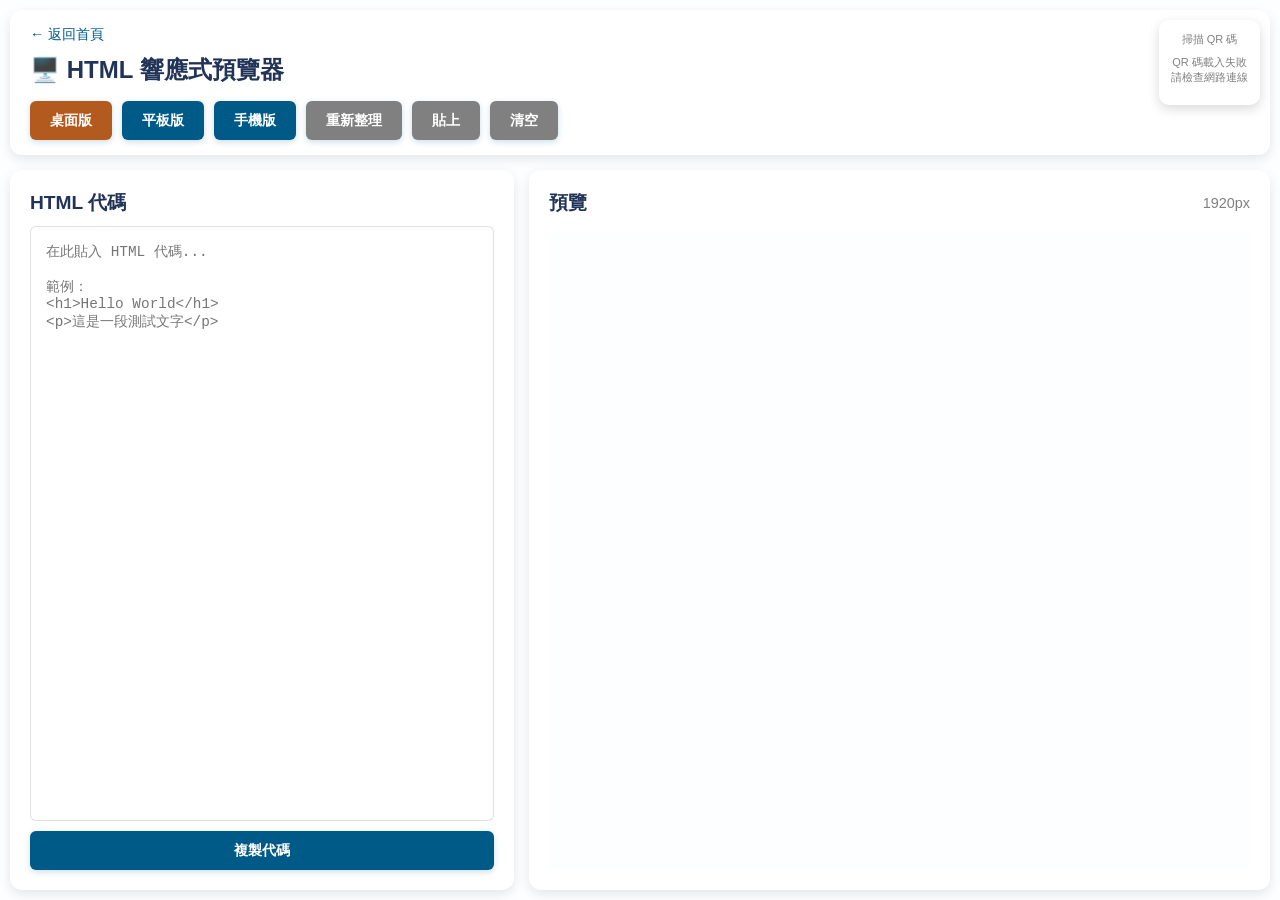
<file: html_preview.html>
<!DOCTYPE html>
<html lang="zh-Hant">
<head>
    <meta charset="UTF-8">
    <meta name="viewport" content="width=device-width, initial-scale=1.0">
    <title>HTML 響應式預覽器</title>
    <link rel="stylesheet" href="components/qr.css">
    <style>
        * {
            box-sizing: border-box;
        }
        body {
            font-family: -apple-system, BlinkMacSystemFont, "Segoe UI", Roboto, sans-serif;
            background-color: #FCFEFF;
            color: #000000;
            margin: 0;
            padding: 10px;
            min-height: 100vh;
            display: flex;
            flex-direction: column;
        }
        .header {
            background: #FFFFFF;
            padding: 15px 20px;
            border-radius: 12px;
            box-shadow: 0 4px 12px rgba(0,0,0,0.1);
            margin-bottom: 15px;
        }
        .header h1 {
            color: #213357;
            margin: 0 0 10px 0;
            font-size: 1.5em;
        }
        .back-link {
            display: inline-block;
            color: #005A87;
            text-decoration: none;
            font-size: 0.9em;
            margin-bottom: 10px;
        }
        .back-link:hover {
            text-decoration: underline;
        }
        .controls {
            display: flex;
            flex-wrap: wrap;
            gap: 10px;
            margin-top: 15px;
        }
        .btn {
            padding: 10px 20px;
            font-size: 0.9em;
            font-weight: bold;
            color: #fff;
            background-color: #005A87;
            border: none;
            border-radius: 6px;
            cursor: pointer;
            transition: all 0.2s;
            box-shadow: 0 2px 6px rgba(0, 90, 135, 0.2);
        }
        .btn:hover {
            background-color: #213357;
            transform: translateY(-1px);
        }
        .btn.active {
            background-color: #B35A1E;
        }
        .btn-secondary {
            background-color: #808080;
        }
        .btn-secondary:hover {
            background-color: #3A3A3A;
        }
        .main-content {
            display: flex;
            gap: 15px;
            flex: 1;
            min-height: 0;
        }
        .input-section {
            flex: 0 0 40%;
            display: flex;
            flex-direction: column;
            background: #FFFFFF;
            padding: 20px;
            border-radius: 12px;
            box-shadow: 0 4px 12px rgba(0,0,0,0.1);
        }
        .input-section h2 {
            color: #213357;
            margin: 0 0 10px 0;
            font-size: 1.2em;
        }
        #html-input {
            flex: 1;
            width: 100%;
            padding: 15px;
            font-family: 'Courier New', monospace;
            font-size: 0.9em;
            border: 1px solid rgba(58, 58, 58, 0.15);
            border-radius: 6px;
            resize: none;
            margin-bottom: 10px;
        }
        #html-input:focus {
            outline: none;
            border-color: #005A87;
        }
        .preview-section {
            flex: 1;
            display: flex;
            flex-direction: column;
            background: #FFFFFF;
            padding: 20px;
            border-radius: 12px;
            box-shadow: 0 4px 12px rgba(0,0,0,0.1);
        }
        .preview-header {
            display: flex;
            justify-content: space-between;
            align-items: center;
            margin-bottom: 15px;
        }
        .preview-header h2 {
            color: #213357;
            margin: 0;
            font-size: 1.2em;
        }
        .preview-size {
            color: #808080;
            font-size: 0.9em;
        }
        .preview-wrapper {
            flex: 1;
            display: flex;
            justify-content: center;
            align-items: flex-start;
            overflow: auto;
            background-color: #FCFEFF;
        }
        #preview-container {
            width: 100%;
            max-width: 100%;
            background: white;
            transition: max-width 0.3s ease;
            box-shadow: 0 2px 8px rgba(0,0,0,0.1);
        }
        #preview-container.desktop {
            max-width: 1920px;
        }
        #preview-container.tablet {
            max-width: 768px;
        }
        #preview-container.mobile {
            max-width: 375px;
        }
        .toast {
            position: fixed;
            top: 20px;
            right: 20px;
            background-color: #B35A1E;
            color: white;
            padding: 15px 25px;
            border-radius: 6px;
            box-shadow: 0 4px 12px rgba(0,0,0,0.2);
            opacity: 0;
            transform: translateY(-20px);
            transition: all 0.3s ease;
            pointer-events: none;
            z-index: 1000;
        }
        .toast.show {
            opacity: 1;
            transform: translateY(0);
        }
        
        /* 響應式設計 */
        @media (max-width: 768px) {
            .main-content {
                flex-direction: column;
            }
            .input-section {
                flex: 0 0 auto;
                min-height: 200px;
            }
            .preview-section {
                flex: 1;
            }
            .controls {
                gap: 8px;
            }
            .btn {
                padding: 8px 15px;
                font-size: 0.85em;
            }
        }
    </style>
</head>
<body>
    <div class="header">
        <a href="index.html" class="back-link">← 返回首頁</a>
        <h1>🖥️ HTML 響應式預覽器</h1>
        <div class="controls">
            <button class="btn active" id="btn-desktop" onclick="setPreviewMode('desktop')">桌面版</button>
            <button class="btn" id="btn-tablet" onclick="setPreviewMode('tablet')">平板版</button>
            <button class="btn" id="btn-mobile" onclick="setPreviewMode('mobile')">手機版</button>
            <button class="btn btn-secondary" onclick="refreshPreview()">重新整理</button>
            <button class="btn btn-secondary" onclick="pasteCode()">貼上</button>
            <button class="btn btn-secondary" onclick="clearAll()">清空</button>
        </div>
    </div>

    <div class="main-content">
        <div class="input-section">
            <h2>HTML 代碼</h2>
            <textarea id="html-input" placeholder="在此貼入 HTML 代碼...&#10;&#10;範例：&#10;<h1>Hello World</h1>&#10;<p>這是一段測試文字</p>"></textarea>
            <button class="btn" onclick="copyCode()">複製代碼</button>
        </div>

        <div class="preview-section">
            <div class="preview-header">
                <h2>預覽</h2>
                <span class="preview-size" id="preview-size">1920px</span>
            </div>
            <div class="preview-wrapper">
                <div id="preview-container" class="desktop"></div>
            </div>
        </div>
    </div>

    <div class="toast" id="toast"></div>

    <script>
        const htmlInput = document.getElementById('html-input');
        const previewContainer = document.getElementById('preview-container');
        const previewSize = document.getElementById('preview-size');
        const toast = document.getElementById('toast');

        let currentMode = 'desktop';

        // 即時預覽
        htmlInput.addEventListener('input', function() {
            updatePreview();
        });

        // 初始化 Shadow DOM
        let shadowRoot = previewContainer.shadowRoot;
        if (!shadowRoot) {
            shadowRoot = previewContainer.attachShadow({ mode: 'open' });
        }

        // 更新預覽內容
        function updatePreview() {
            const htmlCode = htmlInput.value;
            shadowRoot.innerHTML = htmlCode;
        }

        // 設定預覽模式
        function setPreviewMode(mode) {
            currentMode = mode;
            
            // 移除所有按鈕的 active 狀態
            document.querySelectorAll('.controls .btn').forEach(btn => {
                btn.classList.remove('active');
            });
            
            // 設定當前按鈕為 active
            document.getElementById('btn-' + mode).classList.add('active');
            
            // 移除所有模式類別
            previewContainer.classList.remove('desktop', 'tablet', 'mobile');
            
            // 加入新的模式類別
            previewContainer.classList.add(mode);
            
            // 更新尺寸顯示
            const sizes = {
                'desktop': '1920px',
                'tablet': '768px',
                'mobile': '375px'
            };
            previewSize.textContent = sizes[mode];
        }

        // 重新整理預覽
        function refreshPreview() {
            updatePreview();
            showToast('已重新整理預覽');
        }

        // 清空所有內容
        function clearAll() {
            htmlInput.value = '';
            previewContainer.innerHTML = '';
            showToast('已清空所有內容');
        }

        // 貼上代碼
        async function pasteCode() {
            try {
                const text = await navigator.clipboard.readText();
                htmlInput.value = text;
                updatePreview();
                showToast('已貼上代碼');
            } catch (err) {
                showToast('無法讀取剪貼簿，請手動貼上');
            }
        }

        // 複製代碼
        function copyCode() {
            const code = htmlInput.value;
            if (!code) {
                showToast('沒有可複製的內容');
                return;
            }
            
            navigator.clipboard.writeText(code).then(() => {
                showToast('代碼已複製到剪貼簿');
            }).catch(err => {
                showToast('複製失敗，請手動複製');
            });
        }

        // 顯示提示訊息
        function showToast(message) {
            toast.textContent = message;
            toast.classList.add('show');
            setTimeout(() => {
                toast.classList.remove('show');
            }, 2000);
        }

        // 頁面載入時的預設範例
        window.addEventListener('load', function() {
            // 可選：載入預設範例
            // htmlInput.value = '<h1>Hello World</h1>\n<p>這是一段測試文字</p>';
            // updatePreview();
        });
    </script>
    <script src="components/qr.js" defer></script>
</body>
</html>
</file>
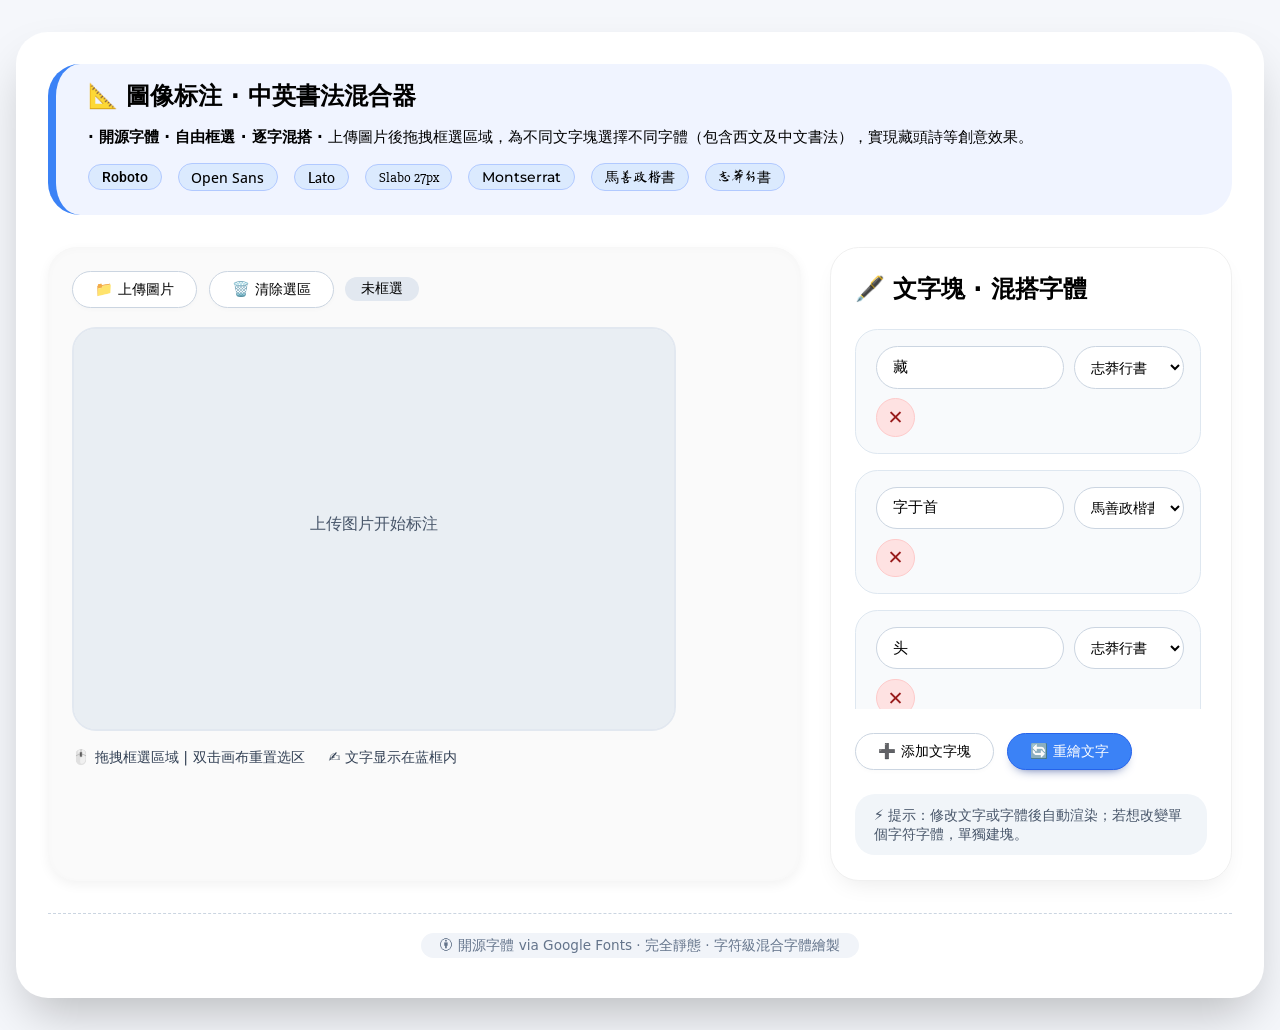
<file: image_text_mixer.html>
<!DOCTYPE html>
<html lang="zh-CN">
<head>
    <meta charset="UTF-8">
    <meta name="viewport" content="width=device-width, initial-scale=1.0">
    <title>圖區·混字 Pro · 中英書法混合版</title>
    <!-- 加载开源字体 (Google Fonts) -->
    <link rel="preconnect" href="https://fonts.googleapis.com">
    <link rel="preconnect" href="https://fonts.gstatic.com" crossorigin>
    <!-- 原有英文字体 -->
    <link href="https://fonts.googleapis.com/css2?family=Lato:ital,wght@0,400;1,400&family=Montserrat&family=Open+Sans&family=Roboto&family=Slabo+27px&display=swap" rel="stylesheet">
    <!-- 新增的中文书法字体 -->
    <link href="https://fonts.googleapis.com/css2?family=Ma+Shan+Zheng&family=Zhi+Mang+Xing&display=swap" rel="stylesheet">
    
    <style>
        * {
            box-sizing: border-box;
            font-family: system-ui, -apple-system, 'Segoe UI', Roboto, sans-serif;
        }
        body {
            background: #f5f7fb;
            display: flex;
            justify-content: center;
            align-items: center;
            min-height: 100vh;
            margin: 2rem 1rem;
        }
        .card {
            max-width: 1300px;
            width: 100%;
            background: white;
            border-radius: 2rem;
            box-shadow: 0 25px 50px -12px rgba(0,0,0,0.25);
            overflow: hidden;
            padding: 2rem 2rem 2.5rem;
        }
        .spec {
            background: #f0f4ff;
            padding: 1rem 2rem;
            border-radius: 2rem;
            margin-bottom: 2rem;
            border-left: 8px solid #3b82f6;
            font-size: 0.95rem;
        }
        .spec h2 {
            margin: 0 0 0.5rem 0;
            font-weight: 600;
            font-size: 1.5rem;
            display: flex;
            align-items: center;
            gap: 0.5rem;
        }
        .spec ul {
            margin: 0.5rem 0;
            padding-left: 1.5rem;
        }
        .spec a {
            color: #1e40af;
        }
        .font-badge {
            display: inline-block;
            background: #dbeafe;
            border-radius: 40px;
            padding: 0.2rem 0.8rem;
            font-size: 0.9rem;
            font-weight: 500;
            margin-right: 0.5rem;
            margin-bottom: 0.3rem;
            border: 1px solid #b1c9ff;
        }
        .main-panel {
            display: flex;
            flex-direction: row;
            flex-wrap: wrap;
            gap: 1.8rem;
        }
        .canvas-area {
            flex: 2;
            min-width: 480px;
            background: #fafafa;
            border-radius: 1.8rem;
            padding: 1.5rem;
            box-shadow: inset 0 2px 10px rgba(0,0,0,0.02), 0 4px 12px rgba(0,0,0,0.05);
        }
        .toolbar {
            margin-bottom: 1.2rem;
            display: flex;
            flex-wrap: wrap;
            gap: 0.7rem;
            align-items: center;
        }
        .btn {
            background: white;
            border: 1px solid #cbd5e1;
            border-radius: 60px;
            padding: 0.5rem 1.4rem;
            font-weight: 500;
            font-size: 0.9rem;
            cursor: pointer;
            box-shadow: 0 2px 4px rgba(0,0,0,0.02);
            transition: 0.15s;
        }
        .btn-primary {
            background: #3b82f6;
            border-color: #2563eb;
            color: white;
            box-shadow: 0 6px 12px -8px #1e3a8a;
        }
        .btn-primary:hover {
            background: #2563eb;
        }
        .btn:hover {
            background: #f1f5f9;
        }
        .btn-primary:hover {
            background: #2563eb;
        }
        .btn:active {
            transform: scale(0.97);
        }
        .canvas-wrapper {
            position: relative;
            display: inline-block;
            border-radius: 24px;
            overflow: hidden;
            border: 2px solid #e2e8f0;
            background: #f1f5f9;
            line-height: 0;
            cursor: crosshair;
        }
        canvas {
            max-width: 100%;
            height: auto;
            display: block;
            pointer-events: auto;
            background: #e9eef3;
        }
        .info-text {
            font-size: 0.9rem;
            color: #334155;
            margin-top: 0.8rem;
            display: flex;
            gap: 1.5rem;
            flex-wrap: wrap;
        }
        .badge {
            background: #e2e8f0;
            padding: 0.2rem 1rem;
            border-radius: 40px;
            font-size: 0.85rem;
        }
        .editor-panel {
            flex: 1;
            min-width: 300px;
            background: #ffffff;
            border-radius: 1.8rem;
            padding: 1.6rem 1.5rem;
            box-shadow: 0 10px 25px -10px rgba(0,0,0,0.1);
            border: 1px solid #f0f0f0;
        }
        .editor-panel h3 {
            margin-top: 0;
            margin-bottom: 1.5rem;
            font-weight: 600;
            font-size: 1.5rem;
            display: flex;
            align-items: center;
            gap: 0.5rem;
        }
        .block-list {
            display: flex;
            flex-direction: column;
            gap: 1rem;
            max-height: 380px;
            overflow-y: auto;
            padding-right: 0.4rem;
            margin-bottom: 1.5rem;
        }
        .text-block-item {
            background: #f8fafc;
            border-radius: 1.4rem;
            padding: 1rem 1rem 1rem 1.3rem;
            border: 1px solid #dee7f0;
            display: flex;
            flex-direction: column;
            gap: 0.7rem;
            transition: 0.1s;
        }
        .text-block-item:hover {
            border-color: #94a3b8;
        }
        .block-row {
            display: flex;
            gap: 0.6rem;
            align-items: center;
            flex-wrap: wrap;
        }
        .block-input {
            flex: 2;
            min-width: 140px;
            padding: 0.7rem 1rem;
            border: 1px solid #cbd5e1;
            border-radius: 40px;
            font-size: 0.95rem;
            background: white;
        }
        .block-select {
            flex: 1;
            min-width: 110px;
            padding: 0.7rem 0.8rem;
            border: 1px solid #cbd5e1;
            border-radius: 40px;
            background: white;
            font-size: 0.9rem;
            cursor: pointer;
        }
        .block-delete {
            background: #fee2e2;
            border: none;
            border-radius: 40px;
            width: 2.4rem;
            height: 2.4rem;
            font-size: 1.2rem;
            font-weight: bold;
            color: #991b1b;
            cursor: pointer;
            display: inline-flex;
            align-items: center;
            justify-content: center;
            transition: 0.1s;
            border: 1px solid #fecaca;
        }
        .block-delete:hover {
            background: #fecaca;
            color: #7f1d1d;
        }
        .action-buttons {
            display: flex;
            gap: 0.8rem;
            flex-wrap: wrap;
            margin-top: 0.5rem;
        }
        .attribution {
            margin-top: 2rem;
            font-size: 0.85rem;
            color: #64748b;
            border-top: 1px dashed #cbd5e1;
            padding-top: 1.2rem;
            text-align: center;
        }
        .footer-note {
            background: #f1f4f9;
            border-radius: 30px;
            padding: 0.2rem 1.2rem;
            display: inline-block;
        }
        
        /* 響應式設計 - 平板 */
        @media (max-width: 768px) {
            body {
                margin: 1rem 0.5rem;
            }
            .card {
                padding: 1.5rem 1rem;
                border-radius: 1.5rem;
            }
            .spec {
                padding: 0.8rem 1.2rem;
                border-radius: 1.2rem;
                font-size: 0.9rem;
            }
            .spec h2 {
                font-size: 1.3rem;
            }
            .main-panel {
                gap: 1.2rem;
            }
            .canvas-area {
                min-width: 100%;
                padding: 1rem;
                border-radius: 1.2rem;
            }
            .editor-panel {
                min-width: 100%;
                padding: 1.2rem 1rem;
                border-radius: 1.2rem;
            }
            .toolbar {
                gap: 0.5rem;
            }
            .btn {
                padding: 0.4rem 1rem;
                font-size: 0.85rem;
            }
        }
        
        /* 響應式設計 - 手機 */
        @media (max-width: 480px) {
            body {
                margin: 0.5rem 0.3rem;
            }
            .card {
                padding: 1rem 0.8rem;
                border-radius: 1rem;
            }
            .spec {
                padding: 0.6rem 1rem;
                border-radius: 1rem;
                font-size: 0.85rem;
                border-left-width: 4px;
            }
            .spec h2 {
                font-size: 1.1rem;
                flex-direction: column;
                align-items: flex-start;
            }
            .font-badge {
                font-size: 0.8rem;
                padding: 0.15rem 0.6rem;
            }
            .main-panel {
                gap: 1rem;
            }
            .canvas-area {
                min-width: 100%;
                padding: 0.8rem;
                border-radius: 1rem;
            }
            .canvas-wrapper {
                border-radius: 12px;
            }
            canvas {
                width: 100%;
                height: auto;
            }
            .toolbar {
                gap: 0.4rem;
                margin-bottom: 0.8rem;
            }
            .btn {
                padding: 0.4rem 0.8rem;
                font-size: 0.8rem;
                border-radius: 40px;
            }
            .badge {
                font-size: 0.75rem;
                padding: 0.15rem 0.6rem;
            }
            .info-text {
                font-size: 0.8rem;
                gap: 0.8rem;
                flex-direction: column;
            }
            .editor-panel {
                min-width: 100%;
                padding: 1rem 0.8rem;
                border-radius: 1rem;
            }
            .editor-panel h3 {
                font-size: 1.2rem;
                margin-bottom: 1rem;
            }
            .block-list {
                max-height: 300px;
                gap: 0.8rem;
                margin-bottom: 1rem;
            }
            .text-block-item {
                padding: 0.8rem;
                border-radius: 1rem;
            }
            .block-row {
                gap: 0.5rem;
            }
            .block-input {
                min-width: 100px;
                padding: 0.6rem 0.8rem;
                font-size: 0.9rem;
            }
            .block-select {
                min-width: 90px;
                padding: 0.6rem 0.6rem;
                font-size: 0.85rem;
            }
            .block-delete {
                width: 2rem;
                height: 2rem;
                font-size: 1rem;
            }
            .action-buttons {
                gap: 0.6rem;
            }
            .attribution {
                margin-top: 1.5rem;
                font-size: 0.75rem;
                padding-top: 1rem;
            }
            .footer-note {
                padding: 0.15rem 0.8rem;
                font-size: 0.75rem;
            }
        }
    </style>
</head>
<body>
<div class="card">
    <div class="spec">
        <h2>📐 圖像标注 · 中英書法混合器</h2>
        <p><strong>· 開源字體 · 自由框選 · 逐字混搭 ·</strong> 上傳圖片後拖拽框選區域，為不同文字塊選擇不同字體（包含西文及中文書法），實現藏頭詩等創意效果。</p>
        <div style="display: flex; flex-wrap: wrap; align-items: center; gap: 8px; margin: 0.7rem 0 0.2rem;">
            <span class="font-badge" style="font-family: 'Roboto', sans-serif;">Roboto</span>
            <span class="font-badge" style="font-family: 'Open Sans', sans-serif;">Open Sans</span>
            <span class="font-badge" style="font-family: 'Lato', sans-serif;">Lato</span>
            <span class="font-badge" style="font-family: 'Slabo 27px', serif;">Slabo 27px</span>
            <span class="font-badge" style="font-family: 'Montserrat', sans-serif;">Montserrat</span>
            <span class="font-badge" style="font-family: 'Ma Shan Zheng', cursive;">馬善政楷書</span>
            <span class="font-badge" style="font-family: 'Zhi Mang Xing', cursive;">志莽行書</span>
        </div>
    </div>

    <div class="main-panel">
        <!-- 左侧 canvas 操作区 -->
        <div class="canvas-area">
            <div class="toolbar">
                <input type="file" id="uploadImage" accept="image/*" style="display:none;">
                <button class="btn" id="triggerUpload">📁 上傳圖片</button>
                <button class="btn" id="clearSelectionBtn">🗑️ 清除選區</button>
                <span class="badge" id="selectionStatus">未框選</span>
            </div>
            <div class="canvas-wrapper">
                <canvas id="mainCanvas" width="600" height="400"></canvas>
            </div>
            <div class="info-text">
                <span>🖱️ 拖拽框選區域 | 双击画布重置选区</span>
                <span>✍️ 文字显示在蓝框内</span>
            </div>
        </div>

        <!-- 右侧编辑器：字体块列表 -->
        <div class="editor-panel">
            <h3>🖋️ 文字塊 · 混搭字體</h3>
            <div id="blocksContainer" class="block-list">
                <!-- 动态生成块列表 -->
            </div>
            <div class="action-buttons">
                <button class="btn" id="addBlockBtn">➕ 添加文字塊</button>
                <button class="btn btn-primary" id="redrawTextBtn">🔄 重繪文字</button>
            </div>
            <div style="margin-top:1.5rem; font-size:0.9rem; color:#475569; background:#f1f5f9; border-radius:20px; padding:0.7rem 1.2rem;">
                ⚡ 提示：修改文字或字體後自動渲染；若想改變單個字符字體，單獨建塊。
            </div>
        </div>
    </div>

    <div class="attribution">
        <span class="footer-note">🅯 開源字體 via Google Fonts · 完全靜態 · 字符級混合字體繪製</span>
    </div>
</div>

<script>
(function() {
    // -------------------- 开源字体列表 (必须与Google Fonts引入一致) --------------------
    const FONT_LIST = [
        // 原有英文字体
        { name: 'Roboto', css: 'Roboto, sans-serif' },
        { name: 'Open Sans', css: '"Open Sans", sans-serif' },
        { name: 'Lato', css: 'Lato, sans-serif' },
        { name: 'Slabo 27px', css: '"Slabo 27px", serif' },
        { name: 'Montserrat', css: 'Montserrat, sans-serif' },
        // 新增中文书法字体
        { name: '馬善政楷書', css: '"Ma Shan Zheng", cursive' },
        { name: '志莽行書', css: '"Zhi Mang Xing", cursive' }
    ];

    // DOM 元素
    const canvas = document.getElementById('mainCanvas');
    const ctx = canvas.getContext('2d');
    const uploadInput = document.getElementById('uploadImage');
    const triggerUpload = document.getElementById('triggerUpload');
    const clearSelectionBtn = document.getElementById('clearSelectionBtn');
    const selectionStatus = document.getElementById('selectionStatus');
    const blocksContainer = document.getElementById('blocksContainer');
    const addBlockBtn = document.getElementById('addBlockBtn');
    const redrawTextBtn = document.getElementById('redrawTextBtn');

    // 状态变量
    let img = null;
    let isDragging = false;
    let startX = 0, startY = 0, endX = 0, endY = 0;
    let selectionRect = null;
    let textBlocks = [];

    // -------------------- 初始化示例块 (演示藏头诗效果) --------------------
    textBlocks.push({ text: '藏', fontIndex: 6 }); // 志莽行书
    textBlocks.push({ text: '字于首', fontIndex: 5 }); // 马善政楷书
    textBlocks.push({ text: '头', fontIndex: 6 }); // 志莽行书
    textBlocks.push({ text: '列之中', fontIndex: 5 }); // 马善政楷书
    textBlocks.push({ text: '诗', fontIndex: 6 }); // 志莽行书
    textBlocks.push({ text: '意自现', fontIndex: 5 }); // 马善政楷书

    // -------------------- 辅助函数：重绘canvas(图片+选区+文字) --------------------
    function redrawCanvas() {
        if (!img) {
            ctx.clearRect(0, 0, canvas.width, canvas.height);
            ctx.fillStyle = '#e9eef3';
            ctx.fillRect(0, 0, canvas.width, canvas.height);
            ctx.fillStyle = '#94a3b8';
            ctx.font = '16px sans-serif';
            ctx.textAlign = 'center';
            ctx.fillText('请上传图片', canvas.width/2, canvas.height/2);
            return;
        }

        ctx.drawImage(img, 0, 0, canvas.width, canvas.height);

        if (selectionRect) {
            const { x, y, w, h } = selectionRect;
            ctx.fillStyle = 'rgba(59, 130, 246, 0.15)';
            ctx.strokeStyle = '#2563eb';
            ctx.lineWidth = 3;
            ctx.setLineDash([8, 6]);
            ctx.strokeRect(x, y, w, h);
            ctx.fillRect(x, y, w, h);
            ctx.setLineDash([]);
        }

        if (selectionRect && img) {
            drawTextInsideSelection();
        }
    }

    // -------------------- 核心：在选区内绘制换行文本 (字符级字体混合) --------------------
    function drawTextInsideSelection() {
        if (!selectionRect || !img) return;
        const { x: left, y: top, w: width, h: height } = selectionRect;
        if (width < 4 || height < 4) return;

        const chars = [];
        for (let block of textBlocks) {
            const text = block.text || '';
            const fontCss = FONT_LIST[block.fontIndex]?.css || FONT_LIST[0].css;
            for (let c of text) {
                chars.push({ char: c, fontCss });
            }
        }
        if (chars.length === 0) return;

        const fontSize = 24;
        const lineHeight = fontSize * 1.2;
        let cursorX = left;
        let cursorY = top + fontSize * 0.9;
        ctx.textBaseline = 'alphabetic';
        
        for (let i = 0; i < chars.length; i++) {
            const { char, fontCss } = chars[i];
            ctx.font = `${fontSize}px ${fontCss}`;
            
            const metrics = ctx.measureText(char);
            const charWidth = metrics.width;

            if (cursorX + charWidth > left + width - 2) {
                cursorX = left;
                cursorY += lineHeight;
                if (cursorY > top + height - fontSize*0.2) break;
            }

            ctx.fillStyle = '#1e293b';
            ctx.fillText(char, cursorX, cursorY);
            cursorX += charWidth;
        }
    }

    // -------------------- 事件处理与UI逻辑 --------------------
    function getCanvasCoords(e) {
        const rect = canvas.getBoundingClientRect();
        const scaleX = canvas.width / rect.width;
        const scaleY = canvas.height / rect.height;
        let clientX, clientY;
        
        // 支持触控和鼠标事件
        if (e.touches && e.touches.length > 0) {
            clientX = e.touches[0].clientX;
            clientY = e.touches[0].clientY;
        } else if (e.changedTouches && e.changedTouches.length > 0) {
            clientX = e.changedTouches[0].clientX;
            clientY = e.changedTouches[0].clientY;
        } else {
            clientX = e.clientX;
            clientY = e.clientY;
        }
        
        const mouseX = (clientX - rect.left) * scaleX;
        const mouseY = (clientY - rect.top) * scaleY;
        return {
            x: Math.min(canvas.width, Math.max(0, mouseX)),
            y: Math.min(canvas.height, Math.max(0, mouseY))
        };
    }

    canvas.addEventListener('mousedown', (e) => {
        e.preventDefault();
        if (!img) {
            alert('请先上传图片');
            return;
        }
        const { x, y } = getCanvasCoords(e);
        startX = x;
        startY = y;
        isDragging = true;
        selectionRect = null;
    });

    canvas.addEventListener('mousemove', (e) => {
        if (!isDragging || !img) return;
        e.preventDefault();
        const { x, y } = getCanvasCoords(e);
        endX = x;
        endY = y;
        redrawCanvas();
        const rectLeft = Math.min(startX, endX);
        const rectRight = Math.max(startX, endX);
        const rectTop = Math.min(startY, endY);
        const rectBottom = Math.max(startY, endY);
        ctx.fillStyle = 'rgba(59, 130, 246, 0.15)';
        ctx.strokeStyle = '#2563eb';
        ctx.lineWidth = 3;
        ctx.setLineDash([8, 6]);
        ctx.strokeRect(rectLeft, rectTop, rectRight - rectLeft, rectBottom - rectTop);
        ctx.fillRect(rectLeft, rectTop, rectRight - rectLeft, rectBottom - rectTop);
        ctx.setLineDash([]);
    });

    canvas.addEventListener('mouseup', (e) => {
        if (!isDragging || !img) return;
        isDragging = false;
        const { x, y } = getCanvasCoords(e);
        endX = x;
        endY = y;

        const left = Math.min(startX, endX);
        const right = Math.max(startX, endX);
        const top = Math.min(startY, endY);
        const bottom = Math.max(startY, endY);
        const width = right - left;
        const height = bottom - top;

        if (width > 5 && height > 5) {
            selectionRect = { x: left, y: top, w: width, h: height };
        } else {
            selectionRect = null;
        }
        redrawCanvas();
        updateSelectionStatus();
    });

    canvas.addEventListener('dblclick', () => {
        selectionRect = null;
        redrawCanvas();
        updateSelectionStatus();
    });

    canvas.addEventListener('dragstart', (e) => e.preventDefault());

    // -------------------- 触控事件支持 --------------------
    canvas.addEventListener('touchstart', (e) => {
        e.preventDefault();
        if (!img) {
            alert('请先上传图片');
            return;
        }
        const { x, y } = getCanvasCoords(e);
        startX = x;
        startY = y;
        isDragging = true;
        selectionRect = null;
    });

    canvas.addEventListener('touchmove', (e) => {
        if (!isDragging || !img) return;
        e.preventDefault();
        const { x, y } = getCanvasCoords(e);
        endX = x;
        endY = y;
        redrawCanvas();
        const rectLeft = Math.min(startX, endX);
        const rectRight = Math.max(startX, endX);
        const rectTop = Math.min(startY, endY);
        const rectBottom = Math.max(startY, endY);
        ctx.fillStyle = 'rgba(59, 130, 246, 0.15)';
        ctx.strokeStyle = '#2563eb';
        ctx.lineWidth = 3;
        ctx.setLineDash([8, 6]);
        ctx.strokeRect(rectLeft, rectTop, rectRight - rectLeft, rectBottom - rectTop);
        ctx.fillRect(rectLeft, rectTop, rectRight - rectLeft, rectBottom - rectTop);
        ctx.setLineDash([]);
    });

    canvas.addEventListener('touchend', (e) => {
        if (!isDragging || !img) return;
        isDragging = false;
        const { x, y } = getCanvasCoords(e);
        endX = x;
        endY = y;

        const left = Math.min(startX, endX);
        const right = Math.max(startX, endX);
        const top = Math.min(startY, endY);
        const bottom = Math.max(startY, endY);
        const width = right - left;
        const height = bottom - top;

        if (width > 5 && height > 5) {
            selectionRect = { x: left, y: top, w: width, h: height };
        } else {
            selectionRect = null;
        }
        redrawCanvas();
        updateSelectionStatus();
    });

    function updateSelectionStatus() {
        if (selectionRect) {
            const { x, y, w, h } = selectionRect;
            selectionStatus.innerText = `选区 (${Math.round(x)},${Math.round(y)})  ${Math.round(w)}x${Math.round(h)}`;
        } else {
            selectionStatus.innerText = '未框选';
        }
    }

    triggerUpload.addEventListener('click', () => uploadInput.click());

    uploadInput.addEventListener('change', (e) => {
        const file = e.target.files[0];
        if (!file) return;
        const reader = new FileReader();
        reader.onload = (event) => {
            const image = new Image();
            image.onload = () => {
                canvas.width = image.width;
                canvas.height = image.height;
                img = image;
                selectionRect = null;
                redrawCanvas();
                updateSelectionStatus();
            };
            image.src = event.target.result;
        };
        reader.readAsDataURL(file);
    });

    clearSelectionBtn.addEventListener('click', () => {
        selectionRect = null;
        redrawCanvas();
        updateSelectionStatus();
    });

    function renderBlocks() {
        let html = '';
        textBlocks.forEach((block, index) => {
            const selectedFontIndex = block.fontIndex ?? 0;
            html += `
                <div class="text-block-item" data-index="${index}">
                    <div class="block-row">
                        <input type="text" class="block-input" value="${escapeHtml(block.text || '')}" placeholder="文字" data-index="${index}" data-field="text">
                        <select class="block-select" data-index="${index}" data-field="fontIndex">
                            ${FONT_LIST.map((font, fi) => `<option value="${fi}" ${fi === selectedFontIndex ? 'selected' : ''}>${font.name}</option>`).join('')}
                        </select>
                        <button class="block-delete" data-index="${index}">✕</button>
                    </div>
                </div>
            `;
        });
        blocksContainer.innerHTML = html;

        document.querySelectorAll('.block-input').forEach(input => {
            input.addEventListener('input', function(e) {
                const idx = this.dataset.index;
                if (idx !== undefined) {
                    textBlocks[idx].text = this.value;
                    redrawCanvas();
                }
            });
        });
        document.querySelectorAll('.block-select').forEach(select => {
            select.addEventListener('change', function(e) {
                const idx = this.dataset.index;
                if (idx !== undefined) {
                    textBlocks[idx].fontIndex = parseInt(this.value, 10);
                    redrawCanvas();
                }
            });
        });
        document.querySelectorAll('.block-delete').forEach(btn => {
            btn.addEventListener('click', function(e) {
                e.stopPropagation();
                const idx = this.dataset.index;
                if (idx !== undefined && textBlocks.length > 1) {
                    textBlocks.splice(idx, 1);
                    renderBlocks();
                    redrawCanvas();
                } else if (textBlocks.length <= 1) {
                    alert('至少保留一个文字块 (可以留空)');
                }
            });
        });
    }

    function escapeHtml(unsafe) {
        return unsafe.replace(/[&<>"]/g, m => ({'&':'&amp;','<':'&lt;','>':'&gt;','"':'&quot;'})[m] || m);
    }

    addBlockBtn.addEventListener('click', () => {
        textBlocks.push({ text: '新字', fontIndex: 0 });
        renderBlocks();
        redrawCanvas();
    });

    redrawTextBtn.addEventListener('click', () => redrawCanvas());

    renderBlocks();
    (function initCanvas() {
        ctx.fillStyle = '#e9eef3';
        ctx.fillRect(0, 0, canvas.width, canvas.height);
        ctx.fillStyle = '#475569';
        ctx.font = '16px sans-serif';
        ctx.textAlign = 'center';
        ctx.fillText('上传图片开始标注', canvas.width/2, canvas.height/2);
    })();
})();
</script>
</body>
</html>
</file>
<file: components/qr.css>
.qr-container {
    position: fixed;
    top: 20px;
    right: 20px;
    z-index: 1000;
    text-align: center;
    padding: 12px;
    background-color: #FFFFFF;
    border-radius: 10px;
    box-shadow: 0 4px 12px rgba(0,0,0,0.15);
    display: none;
}

.qr-container p {
    margin: 0 0 8px 0;
    font-size: 11px;
    color: #808080;
    font-weight: 500;
}

#qrcode {
    display: inline-block;
}

#qrcode canvas {
    display: block;
}

@media (min-width: 769px) {
    .qr-container {
        display: block;
    }
}
</file>
